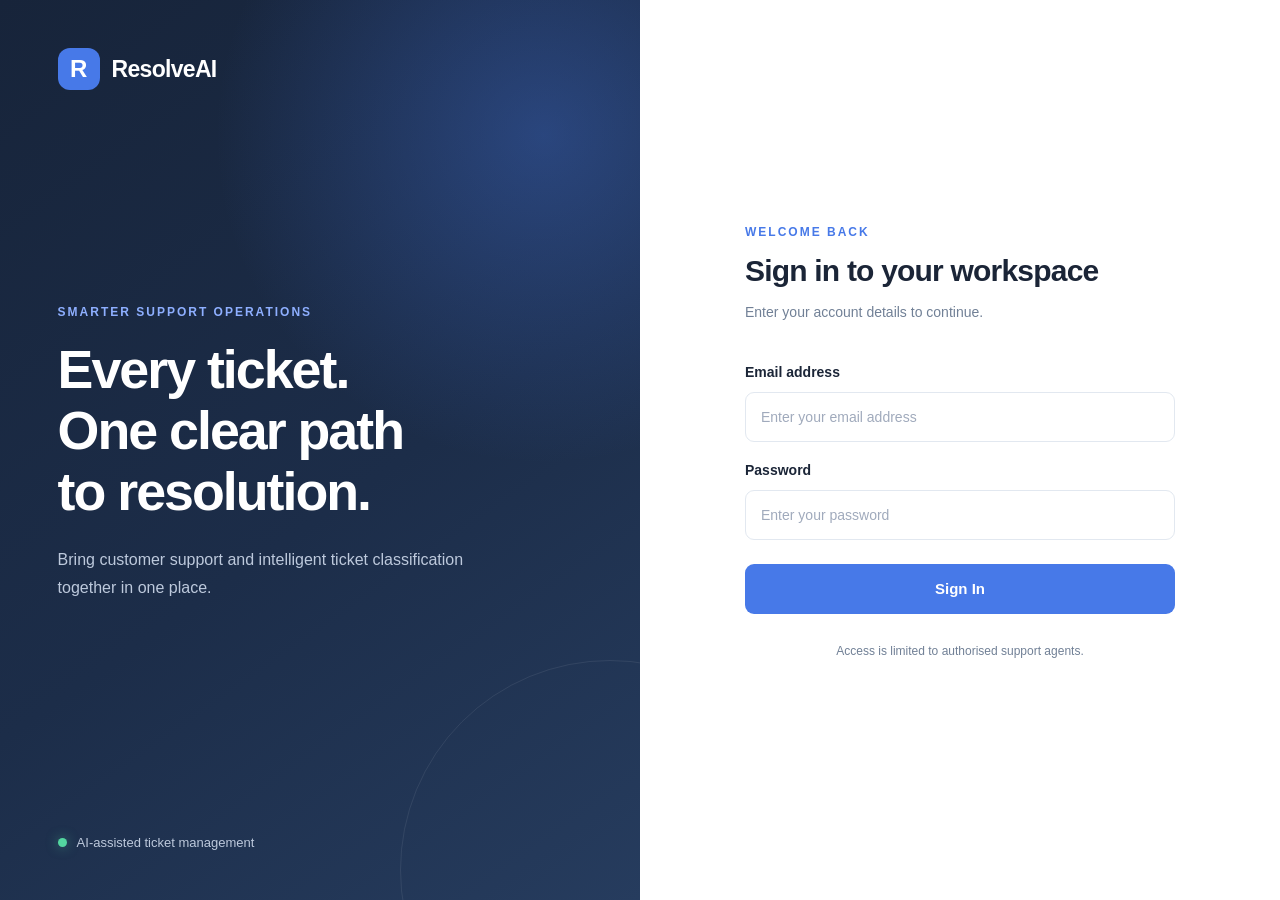
<file: frontend/index.html>
<!DOCTYPE html>
<html lang="en">
<head>
    <meta charset="UTF-8">
    <meta name="viewport" content="width=device-width, initial-scale=1.0">

    <meta name="description" content="Sign in to ResolveAI, an AI-assisted customer support ticket management system.">

    <title>Sign In | ResolveAI</title>

    <!-- Bootstrap CSS -->
    <link
        href="https://cdn.jsdelivr.net/npm/bootstrap@5.3.8/dist/css/bootstrap.min.css"
        rel="stylesheet"
        integrity="sha384-sRIl4kxILFvY47J16cr9ZwB07vP4J8+LH7qKQnuqkuIAvNWLzeN8tE5YBujZqJLB"
        crossorigin="anonymous"
    >

    <!-- Custom CSS -->
    <link rel="stylesheet" href="./css/style.css">
</head>

<body class="login-page">

    <main class="login-layout">

        <!-- Left branding section -->
        <section class="login-visual" aria-labelledby="visual-heading">

            <div class="brand-lockup">
                <div class="brand-mark" aria-hidden="true">R</div>
                <span class="brand-name">ResolveAI</span>
            </div>

            <div class="visual-copy">

                <p class="eyebrow">SMARTER SUPPORT OPERATIONS</p>

                <h1 id="visual-heading">
                    Every ticket.<br>
                    One clear path<br>
                    to resolution.
                </h1>

                <p class="visual-description">
                    Bring customer support and intelligent
                    ticket classification together in one place.
                </p>

            </div>

            <div class="visual-footer">
                <span class="status-dot" aria-hidden="true"></span>
                AI-assisted ticket management
            </div>

        </section>


        <!-- Right login section -->
        <section class="login-panel" aria-labelledby="login-heading">

            <div class="login-card">

                <div class="mobile-brand">
                    <div class="brand-mark" aria-hidden="true">R</div>
                    <span class="brand-name">ResolveAI</span>
                </div>

                <div class="login-heading">

                    <p class="eyebrow">WELCOME BACK</p>

                    <h2 id="login-heading">
                        Sign in to your workspace
                    </h2>

                    <p class="login-description">
                        Enter your account details to continue.
                    </p>

                </div>


                <!-- Login form -->
                <form id="loginForm">

                    <div class="mb-3">

                        <label for="emailInput" class="form-label">
                            Email address
                        </label>

                        <input
                            type="email"
                            class="form-control"
                            id="emailInput"
                            name="email"
                            placeholder="Enter your email address"
                            autocomplete="username"
                            required
                        >

                    </div>


                    <div class="mb-4">

                        <label for="passwordInput" class="form-label">
                            Password
                        </label>

                        <input
                            type="password"
                            class="form-control"
                            id="passwordInput"
                            name="password"
                            placeholder="Enter your password"
                            autocomplete="current-password"
                            required
                        >

                    </div>


                    <div
                        id="loginAlert"
                        class="alert alert-danger d-none"
                        role="alert"
                    ></div>


                    <button
                        type="submit"
                        class="btn btn-primary login-button w-100"
                        id="loginButton"
                    >
                        Sign In
                    </button>

                </form>


                <p class="login-footnote">
                    Access is limited to authorised support agents.
                </p>

            </div>

        </section>

    </main>


    <!-- Shared utilities (must load before page scripts) -->
    <script src="./js/common.js" defer></script>

    <!-- Custom JavaScript -->
    <script src="./js/app.js" defer></script>

    <!-- Bootstrap JavaScript -->
    <script
        src="https://cdn.jsdelivr.net/npm/bootstrap@5.3.8/dist/js/bootstrap.bundle.min.js"
        integrity="sha384-FKyoEForCGlyvwx9Hj09JcYn3nv7wiPVlz7YYwJrWVcXK/BmnVDxM+D2scQbITxI"
        crossorigin="anonymous"
    ></script>

</body>
</html>
</file>
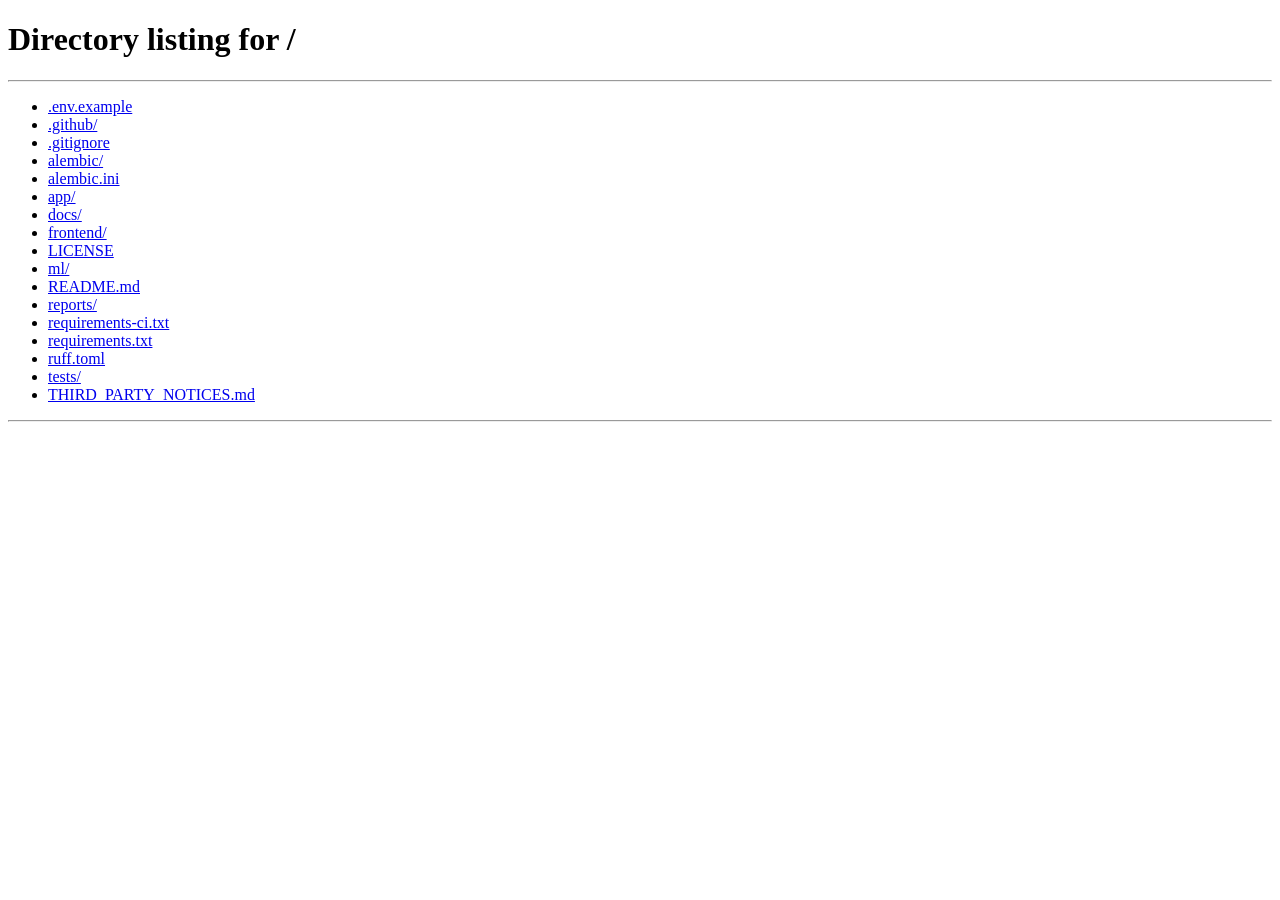
<file: frontend/analytics.html>
<!DOCTYPE html>
<html lang="en">

<head>
    <meta charset="UTF-8">
    <meta name="viewport" content="width=device-width, initial-scale=1.0">

    <meta
        name="description"
        content="ResolveAI support operations and machine learning analytics."
    >

    <title>Analytics | ResolveAI</title>

    <!-- Bootstrap CSS -->
    <link
        href="https://cdn.jsdelivr.net/npm/bootstrap@5.3.8/dist/css/bootstrap.min.css"
        rel="stylesheet"
        integrity="sha384-sRIl4kxILFvY47J16cr9ZwB07vP4J8+LH7qKQnuqkuIAvNWLzeN8tE5YBujZqJLB"
        crossorigin="anonymous"
    >

    <!-- Shared application styles -->
    <link rel="stylesheet" href="./css/style.css">

    <!-- Dashboard layout styles -->
    <link rel="stylesheet" href="./css/dashboard.css">

    <!-- Analytics-specific styles -->
    <link rel="stylesheet" href="./css/analytics.css">
</head>

<body class="dashboard-page">

    <div class="dashboard-layout">

        <!-- Sidebar -->
        <aside class="dashboard-sidebar">

            <div class="sidebar-brand">
                <div class="brand-mark">R</div>
                <span class="brand-name">ResolveAI</span>
            </div>

            <div class="sidebar-section-label">
                WORKSPACE
            </div>

            <nav class="sidebar-navigation">

                <a href="/dashboard.html" class="nav-item">
                    <span>Overview</span>
                </a>

                <a href="/tickets.html" class="nav-item">
                    <span>Tickets</span>
                </a>

                <!-- Staff only: revealed once the role is confirmed. -->
                <a
                    href="/analytics.html"
                    class="nav-item active d-none"
                    data-visible-roles="admin agent"
                >
                    <span>Analytics</span>
                </a>

                <!-- Admin only: revealed once the role is confirmed. -->
                <a
                    href="/users.html"
                    class="nav-item d-none"
                    data-visible-roles="admin"
                >
                    <span>Users</span>
                </a>

            </nav>

            <div class="sidebar-footer">

                <div class="sidebar-status">
                    <span class="status-dot"></span>
                    System operational
                </div>

                <span class="sidebar-version">
                    ResolveAI v0.1.0
                </span>

            </div>

        </aside>


        <!-- Main content -->
        <main class="dashboard-main">

            <!-- Top navigation -->
            <header class="dashboard-topbar">

                <div>
                    <p class="dashboard-breadcrumb">
                        Workspace / Analytics
                    </p>

                    <h1>Analytics</h1>
                </div>

                <div class="agent-profile">

                    <!-- Notifications (Phase 10): hidden until the profile loads -->
                    <div class="notification-center" id="notificationCenter" hidden>

                        <button
                            type="button"
                            class="notification-bell"
                            id="notificationBell"
                            aria-label="Notifications"
                            aria-haspopup="true"
                            aria-expanded="false"
                            aria-controls="notificationPanel"
                        >
                            <svg
                                class="notification-bell-icon"
                                viewBox="0 0 24 24"
                                width="20"
                                height="20"
                                aria-hidden="true"
                                focusable="false"
                            >
                                <path
                                    fill="currentColor"
                                    d="M12 3a6 6 0 0 0-6 6v3.6l-1.7 2.7A1 1 0 0 0 5.1 17h13.8a1 1 0 0 0 .8-1.7L18 12.6V9a6 6 0 0 0-6-6zm0 19a3 3 0 0 0 2.8-2H9.2a3 3 0 0 0 2.8 2z"
                                />
                            </svg>

                            <span
                                class="notification-badge"
                                id="notificationBadge"
                                aria-live="polite"
                                hidden
                            ></span>
                        </button>

                        <div
                            class="notification-panel"
                            id="notificationPanel"
                            role="region"
                            aria-labelledby="notificationPanelTitle"
                            hidden
                        >

                            <div class="notification-panel-header">

                                <h2 class="notification-panel-title" id="notificationPanelTitle">
                                    Notifications
                                </h2>

                                <button
                                    type="button"
                                    class="btn btn-link btn-sm notification-mark-all"
                                    id="notificationMarkAll"
                                    disabled
                                >
                                    Mark all read
                                </button>

                            </div>

                            <div
                                class="notification-status"
                                id="notificationStatus"
                                role="status"
                                hidden
                            ></div>

                            <ul class="notification-list" id="notificationList"></ul>

                            <div class="notification-panel-footer">

                                <button
                                    type="button"
                                    class="btn btn-light btn-sm notification-load-more"
                                    id="notificationLoadMore"
                                    hidden
                                >
                                    Load more
                                </button>

                            </div>

                        </div>

                    </div>

                    <div class="agent-avatar" id="agentAvatar">
                        --
                    </div>

                    <div class="agent-information">

                        <p id="agentName">
                            Loading profile...
                        </p>

                        <span id="agentRole">
                            Support Agent
                        </span>

                    </div>

                    <button
                        type="button"
                        class="btn btn-outline-secondary btn-sm"
                        id="logoutButton"
                    >
                        Logout
                    </button>

                </div>

            </header>


            <!-- Analytics content -->
            <section class="dashboard-content analytics-content">

                <div class="welcome-section">

                    <div>
                        <p class="welcome-label">
                            BUSINESS INTELLIGENCE
                        </p>

                        <h2>Support Operations Overview</h2>

                        <p>
                            Monitor ticket activity, customer support trends
                            and AI classification performance.
                        </p>
                    </div>

                </div>


                <!-- Page messages -->
                <div
                    id="analyticsPageAlert"
                    class="alert d-none"
                    role="alert"
                ></div>


                <!-- Operational summary -->
                <section
                    class="stats-grid analytics-summary-grid d-none"
                    aria-label="Ticket statistics"
                    data-visible-roles="admin agent"
                >

                    <article class="stat-card">
                        <div class="stat-card-heading">
                            Total Tickets
                        </div>

                        <div
                            class="stat-card-value"
                            id="analyticsTotalTickets"
                        >
                            --
                        </div>

                        <p class="stat-card-description">
                            All registered tickets
                        </p>
                    </article>


                    <article class="stat-card">
                        <div class="stat-card-heading">
                            Open Tickets
                        </div>

                        <div
                            class="stat-card-value"
                            id="analyticsOpenTickets"
                        >
                            --
                        </div>

                        <p class="stat-card-description">
                            Awaiting resolution
                        </p>
                    </article>


                    <article class="stat-card">
                        <div class="stat-card-heading">
                            In Progress
                        </div>

                        <div
                            class="stat-card-value"
                            id="analyticsProgressTickets"
                        >
                            --
                        </div>

                        <p class="stat-card-description">
                            Currently being handled
                        </p>
                    </article>


                    <article class="stat-card">
                        <div class="stat-card-heading">
                            Resolved Tickets
                        </div>

                        <div
                            class="stat-card-value"
                            id="analyticsResolvedTickets"
                        >
                            --
                        </div>

                        <p class="stat-card-description">
                            Successfully completed
                        </p>
                    </article>

                </section>


                <!-- Ticket operations analytics (staff only) -->
                <section
                    class="analytics-section d-none"
                    data-visible-roles="admin agent"
                >

                    <div class="section-heading">
                        <div>
                            <h3>Ticket Operations</h3>

                            <p>
                                Distribution and trends based on actual
                                ticket records.
                            </p>
                        </div>
                    </div>


                    <div class="analytics-charts-grid">

                        <!-- Confirmed categories -->
                        <article class="analytics-panel">

                            <div class="analytics-panel-heading">
                                <h4>Confirmed Categories</h4>

                                <p>
                                    Agent-confirmed ticket categories
                                </p>
                            </div>

                            <div
                                id="confirmedCategoryChart"
                                class="analytics-chart-content"
                            >
                                <p class="analytics-loading">
                                    Loading category distribution...
                                </p>
                            </div>

                        </article>


                        <!-- AI predictions -->
                        <article class="analytics-panel">

                            <div class="analytics-panel-heading">
                                <h4>AI Predictions</h4>

                                <p>
                                    Categories suggested by the ML model
                                </p>
                            </div>

                            <div
                                id="aiPredictionChart"
                                class="analytics-chart-content"
                            >
                                <p class="analytics-loading">
                                    Loading AI prediction distribution...
                                </p>
                            </div>

                        </article>


                        <!-- Priority distribution -->
                        <article class="analytics-panel">

                            <div class="analytics-panel-heading">
                                <h4>Priority Distribution</h4>

                                <p>
                                    Tickets grouped by priority
                                </p>
                            </div>

                            <div
                                id="priorityChart"
                                class="analytics-chart-content"
                            >
                                <p class="analytics-loading">
                                    Loading priority distribution...
                                </p>
                            </div>

                        </article>


                        <!-- Ticket trends -->
                        <article class="analytics-panel">

                            <div class="analytics-panel-heading">
                                <h4>Daily Ticket Trends</h4>

                                <p>
                                    Tickets grouped by actual creation date
                                </p>
                            </div>

                            <div
                                id="ticketTrendChart"
                                class="analytics-chart-content"
                            >
                                <p class="analytics-loading">
                                    Loading ticket trends...
                                </p>
                            </div>

                        </article>

                    </div>

                </section>


                <!-- Machine learning model performance -->
                <section
                    class="analytics-section d-none"
                    id="model-performance"
                    data-visible-roles="admin agent"
                >

                    <div class="section-heading">
                        <div>
                            <h3>AI Model Performance</h3>

                            <p>
                                Evaluation results from the held-out
                                Bitext test dataset.
                            </p>
                        </div>
                    </div>


                    <!-- Model information -->
                    <article class="analytics-panel model-information-panel">

                        <div class="analytics-panel-heading">
                            <h4>Model Information</h4>
                        </div>

                        <div class="model-information-grid">

                            <div>
                                <span class="model-info-label">
                                    Model
                                </span>

                                <strong id="modelName">
                                    Loading...
                                </strong>
                            </div>

                            <div>
                                <span class="model-info-label">
                                    Training Records
                                </span>

                                <strong id="trainingRecords">
                                    --
                                </strong>
                            </div>

                            <div>
                                <span class="model-info-label">
                                    Test Records
                                </span>

                                <strong id="testRecords">
                                    --
                                </strong>
                            </div>

                        </div>

                    </article>


                    <!-- Overall ML metrics -->
                    <div class="model-metrics-grid">

                        <article class="model-metric-card">

                            <span class="model-metric-label">
                                Accuracy
                            </span>

                            <strong
                                class="model-metric-value"
                                id="modelAccuracy"
                            >
                                --
                            </strong>

                            <p>
                                Overall correct predictions
                            </p>

                        </article>


                        <article class="model-metric-card">

                            <span class="model-metric-label">
                                Macro F1-Score
                            </span>

                            <strong
                                class="model-metric-value"
                                id="modelMacroF1"
                            >
                                --
                            </strong>

                            <p>
                                Average F1 across categories
                            </p>

                        </article>


                        <article class="model-metric-card">

                            <span class="model-metric-label">
                                Weighted F1-Score
                            </span>

                            <strong
                                class="model-metric-value"
                                id="modelWeightedF1"
                            >
                                --
                            </strong>

                            <p>
                                F1 weighted by category support
                            </p>

                        </article>

                    </div>


                    <!-- Classification report -->
                    <article class="analytics-panel">

                        <div class="analytics-panel-heading">
                            <h4>Category-Level Classification Report</h4>

                            <p>
                                Precision, recall, F1-score and test support
                                for each category.
                            </p>
                        </div>

                        <div class="table-responsive">

                            <table
                                class="table analytics-table"
                                id="categoryMetricsTable"
                            >

                                <thead>
                                    <tr>
                                        <th>Category</th>
                                        <th>Precision</th>
                                        <th>Recall</th>
                                        <th>F1-Score</th>
                                        <th>Support</th>
                                    </tr>
                                </thead>

                                <tbody id="categoryMetricsTableBody">

                                    <tr>
                                        <td
                                            colspan="5"
                                            class="analytics-loading"
                                        >
                                            Loading classification report...
                                        </td>
                                    </tr>

                                </tbody>

                            </table>

                        </div>

                    </article>


                    <!-- Confusion matrix -->
                    <article class="analytics-panel confusion-matrix-panel">

                        <div class="analytics-panel-heading">
                            <h4>Confusion Matrix</h4>

                            <p>
                                Actual categories compared with predicted
                                categories. Rows represent actual classes;
                                columns represent predicted classes.
                            </p>
                        </div>

                        <div
                            id="confusionMatrixContainer"
                            class="table-responsive confusion-matrix-container"
                        >
                            <p class="analytics-loading">
                                Loading confusion matrix...
                            </p>
                        </div>

                    </article>


                    <!-- Evaluation disclaimer -->
                    <div class="analytics-disclaimer">

                        <strong>Evaluation note</strong>

                        <p>
                            These metrics represent the model's performance
                            on the held-out Bitext test dataset. Performance
                            on real-world customer tickets may differ.
                        </p>

                    </div>

                </section>

            </section>

        </main>

    </div>


    <!-- Bootstrap JavaScript -->
    <script
        src="https://cdn.jsdelivr.net/npm/bootstrap@5.3.8/dist/js/bootstrap.bundle.min.js"
        integrity="sha384-FKyoEForCGlyvwx9Hj09JcYn3nv7wiPVlz7YYwJrWVcXK/BmnVDxM+D2scQbITxI"
        crossorigin="anonymous"
    ></script>


    <!-- Shared utilities (must load before page scripts) -->
    <script src="./js/common.js" defer></script>

    <!-- Notification bell and polling (after common.js, before the page script) -->
    <script src="./js/notifications.js" defer></script>

    <!-- Analytics JavaScript -->
    <script src="./js/analytics.js" defer></script>

</body>

</html>
</file>
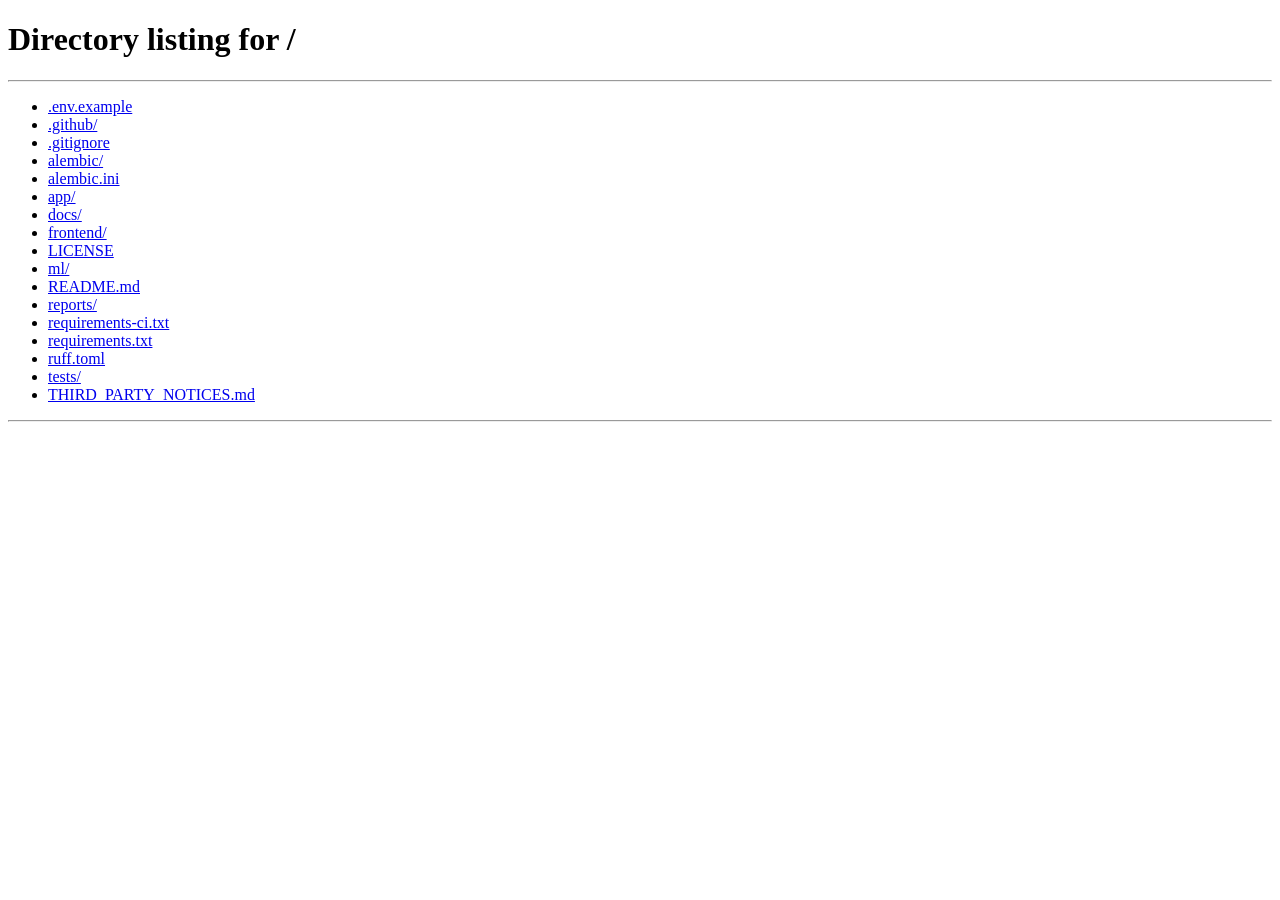
<file: frontend/dashboard.html>
<!DOCTYPE html>
<html lang="en">

<head>
    <meta charset="UTF-8">
    <meta name="viewport" content="width=device-width, initial-scale=1.0">

    <meta name="description" content="ResolveAI support ticket management dashboard.">

    <title>Dashboard | ResolveAI</title>

    <!-- Bootstrap CSS -->
    <link
        href="https://cdn.jsdelivr.net/npm/bootstrap@5.3.8/dist/css/bootstrap.min.css"
        rel="stylesheet"
        integrity="sha384-sRIl4kxILFvY47J16cr9ZwB07vP4J8+LH7qKQnuqkuIAvNWLzeN8tE5YBujZqJLB"
        crossorigin="anonymous"
    >

    <!-- Existing application styles -->
    <link rel="stylesheet" href="./css/style.css">

    <!-- Dashboard-specific styles -->
    <link rel="stylesheet" href="./css/dashboard.css">
</head>

<body class="dashboard-page">

    <div class="dashboard-layout">

        <!-- Sidebar -->
        <aside class="dashboard-sidebar">

            <div class="sidebar-brand">
                <div class="brand-mark">R</div>
                <span class="brand-name">ResolveAI</span>
            </div>

            <div class="sidebar-section-label">
                WORKSPACE
            </div>

            <nav class="sidebar-navigation">

                <a href="/dashboard.html" class="nav-item active">
                    <span>Overview</span>
                </a>

                <a href="/tickets.html" class="nav-item">
                    <span>Tickets</span>
                </a>

                <!-- Staff only: revealed once the role is confirmed. -->
                <a
                    href="/analytics.html"
                    class="nav-item d-none"
                    data-visible-roles="admin agent"
                >
                    <span>Analytics</span>
                </a>

                <!-- Admin only: revealed once the role is confirmed. -->
                <a
                    href="/users.html"
                    class="nav-item d-none"
                    data-visible-roles="admin"
                >
                    <span>Users</span>
                </a>

            </nav>

            <div class="sidebar-footer">

                <div class="sidebar-status">
                    <span class="status-dot"></span>
                    System operational
                </div>

                <span class="sidebar-version">
                    ResolveAI v0.1.0
                </span>

            </div>

        </aside>


        <!-- Main content -->
        <main class="dashboard-main">

            <!-- Top navigation -->
            <header class="dashboard-topbar">

                <div>
                    <p class="dashboard-breadcrumb">
                        Workspace / Overview
                    </p>

                    <h1>Dashboard</h1>
                </div>

                <div class="agent-profile">

                    <!-- Notifications (Phase 10): hidden until the profile loads -->
                    <div class="notification-center" id="notificationCenter" hidden>

                        <button
                            type="button"
                            class="notification-bell"
                            id="notificationBell"
                            aria-label="Notifications"
                            aria-haspopup="true"
                            aria-expanded="false"
                            aria-controls="notificationPanel"
                        >
                            <svg
                                class="notification-bell-icon"
                                viewBox="0 0 24 24"
                                width="20"
                                height="20"
                                aria-hidden="true"
                                focusable="false"
                            >
                                <path
                                    fill="currentColor"
                                    d="M12 3a6 6 0 0 0-6 6v3.6l-1.7 2.7A1 1 0 0 0 5.1 17h13.8a1 1 0 0 0 .8-1.7L18 12.6V9a6 6 0 0 0-6-6zm0 19a3 3 0 0 0 2.8-2H9.2a3 3 0 0 0 2.8 2z"
                                />
                            </svg>

                            <span
                                class="notification-badge"
                                id="notificationBadge"
                                aria-live="polite"
                                hidden
                            ></span>
                        </button>

                        <div
                            class="notification-panel"
                            id="notificationPanel"
                            role="region"
                            aria-labelledby="notificationPanelTitle"
                            hidden
                        >

                            <div class="notification-panel-header">

                                <h2 class="notification-panel-title" id="notificationPanelTitle">
                                    Notifications
                                </h2>

                                <button
                                    type="button"
                                    class="btn btn-link btn-sm notification-mark-all"
                                    id="notificationMarkAll"
                                    disabled
                                >
                                    Mark all read
                                </button>

                            </div>

                            <div
                                class="notification-status"
                                id="notificationStatus"
                                role="status"
                                hidden
                            ></div>

                            <ul class="notification-list" id="notificationList"></ul>

                            <div class="notification-panel-footer">

                                <button
                                    type="button"
                                    class="btn btn-light btn-sm notification-load-more"
                                    id="notificationLoadMore"
                                    hidden
                                >
                                    Load more
                                </button>

                            </div>

                        </div>

                    </div>

                    <div class="agent-avatar" id="agentAvatar">
                        --
                    </div>

                    <div class="agent-information">

                        <p id="agentName">
                            Loading profile...
                        </p>

                        <span id="agentRole">
                            Support Agent
                        </span>

                    </div>

                    <button
                        type="button"
                        class="btn btn-outline-secondary btn-sm"
                        id="logoutButton"
                    >
                        Logout
                    </button>

                </div>

            </header>


            <!-- Dashboard content -->
            <section class="dashboard-content">

                <div class="welcome-section">

                    <div>
                        <p class="welcome-label">WORKSPACE OVERVIEW</p>

                        <h2>Welcome back, <span id="welcomeName">Agent</span>!</h2>

                        <!-- Single <p> keeps the :last-child spacing rule;
                             the role-specific copy is toggled inside it. -->
                        <p>
                            <span class="d-none" data-visible-roles="admin">Here's an overview of your support operations.</span>
                            <span class="d-none" data-visible-roles="agent">Here's your workload and the queue waiting to be claimed.</span>
                            <span class="d-none" data-visible-roles="customer">Here's an overview of your support requests.</span>
                        </p>
                    </div>

                </div>


                <!-- Contained statistics error (with Retry), shared by
                     the role-specific card grids below. -->
                <div
                    id="statsAlert"
                    class="alert d-none"
                    role="alert"
                    aria-live="polite"
                ></div>


                <!-- ADMIN: global statistics (staff-only
                     /api/analytics/summary) + unassigned count -->
                <section
                    class="stats-grid stats-grid-5 d-none"
                    aria-label="Ticket statistics"
                    data-visible-roles="admin"
                >

                    <article class="stat-card">

                        <div class="stat-card-heading">
                            Total Tickets
                        </div>

                        <div class="stat-card-value" id="totalTickets">
                            --
                        </div>

                        <p class="stat-card-description">
                            All registered tickets
                        </p>

                    </article>


                    <article class="stat-card">

                        <div class="stat-card-heading">
                            Open Tickets
                        </div>

                        <div class="stat-card-value" id="openTickets">
                            --
                        </div>

                        <p class="stat-card-description">
                            Awaiting resolution
                        </p>

                    </article>


                    <article class="stat-card">

                        <div class="stat-card-heading">
                            In Progress
                        </div>

                        <div class="stat-card-value" id="progressTickets">
                            --
                        </div>

                        <p class="stat-card-description">
                            Currently being handled
                        </p>

                    </article>


                    <article class="stat-card">

                        <div class="stat-card-heading">
                            Resolved Tickets
                        </div>

                        <div class="stat-card-value" id="resolvedTickets">
                            --
                        </div>

                        <p class="stat-card-description">
                            Successfully completed
                        </p>

                    </article>


                    <article class="stat-card">

                        <div class="stat-card-heading">
                            Unassigned
                        </div>

                        <div class="stat-card-value" id="unassignedTickets">
                            --
                        </div>

                        <p class="stat-card-description">
                            Waiting for an agent
                        </p>

                        <a
                            class="stat-card-link"
                            href="/tickets.html?assigned_to=none"
                        >
                            View unassigned &rarr;
                        </a>

                    </article>

                </section>


                <!-- AGENT: personal workload (assigned_to=me) and the
                     unassigned queue -->
                <section
                    class="stats-grid d-none"
                    aria-label="Your workload"
                    data-visible-roles="agent"
                >

                    <article class="stat-card">

                        <div class="stat-card-heading">
                            My Open Tickets
                        </div>

                        <div class="stat-card-value" id="myOpenTickets">
                            --
                        </div>

                        <p class="stat-card-description">
                            Assigned to you, status Open
                        </p>

                        <a
                            class="stat-card-link"
                            href="/tickets.html?assigned_to=me&amp;status=Open"
                        >
                            View &rarr;
                        </a>

                    </article>


                    <article class="stat-card">

                        <div class="stat-card-heading">
                            My In Progress Tickets
                        </div>

                        <div class="stat-card-value" id="myProgressTickets">
                            --
                        </div>

                        <p class="stat-card-description">
                            Assigned to you, status In Progress
                        </p>

                        <a
                            class="stat-card-link"
                            href="/tickets.html?assigned_to=me&amp;status=In%20Progress"
                        >
                            View &rarr;
                        </a>

                    </article>


                    <article class="stat-card">

                        <div class="stat-card-heading">
                            My Assigned Tickets
                        </div>

                        <div class="stat-card-value" id="myAssignedTickets">
                            --
                        </div>

                        <p class="stat-card-description">
                            All assigned to you, including Resolved
                        </p>

                        <a
                            class="stat-card-link"
                            href="/tickets.html?assigned_to=me"
                        >
                            View &rarr;
                        </a>

                    </article>


                    <article class="stat-card">

                        <div class="stat-card-heading">
                            Unassigned Queue
                        </div>

                        <div class="stat-card-value" id="queueUnassignedTickets">
                            --
                        </div>

                        <p class="stat-card-description">
                            Available for you to claim
                        </p>

                        <a
                            class="stat-card-link"
                            href="/tickets.html?assigned_to=none"
                        >
                            Browse queue &rarr;
                        </a>

                    </article>

                </section>


                <!-- CUSTOMER: own requests only (the API scopes
                     /api/tickets to the customer's own tickets) -->
                <section
                    class="stats-grid d-none"
                    aria-label="Your support requests"
                    data-visible-roles="customer"
                >

                    <article class="stat-card">

                        <div class="stat-card-heading">
                            Total Requests
                        </div>

                        <div class="stat-card-value" id="customerTotalTickets">
                            --
                        </div>

                        <p class="stat-card-description">
                            All requests you have submitted
                        </p>

                        <a class="stat-card-link" href="/tickets.html">
                            View all &rarr;
                        </a>

                    </article>


                    <article class="stat-card">

                        <div class="stat-card-heading">
                            Open
                        </div>

                        <div class="stat-card-value" id="customerOpenTickets">
                            --
                        </div>

                        <p class="stat-card-description">
                            Waiting for our support team
                        </p>

                        <a
                            class="stat-card-link"
                            href="/tickets.html?status=Open"
                        >
                            View &rarr;
                        </a>

                    </article>


                    <article class="stat-card">

                        <div class="stat-card-heading">
                            In Progress
                        </div>

                        <div class="stat-card-value" id="customerProgressTickets">
                            --
                        </div>

                        <p class="stat-card-description">
                            Being worked on
                        </p>

                        <a
                            class="stat-card-link"
                            href="/tickets.html?status=In%20Progress"
                        >
                            View &rarr;
                        </a>

                    </article>


                    <article class="stat-card">

                        <div class="stat-card-heading">
                            Resolved
                        </div>

                        <div class="stat-card-value" id="customerResolvedTickets">
                            --
                        </div>

                        <p class="stat-card-description">
                            Completed requests
                        </p>

                        <a
                            class="stat-card-link"
                            href="/tickets.html?status=Resolved"
                        >
                            View &rarr;
                        </a>

                    </article>

                </section>


                <!-- Quick navigation -->
                <nav
                    class="quick-links d-none"
                    aria-label="Quick links"
                    data-visible-roles="admin"
                >
                    <a class="btn btn-light" href="/tickets.html">All Tickets</a>
                    <a class="btn btn-light" href="/tickets.html?assigned_to=none">Unassigned Tickets</a>
                    <a class="btn btn-light" href="/analytics.html">Analytics</a>
                    <a class="btn btn-light" href="/users.html">User Management</a>
                </nav>

                <nav
                    class="quick-links d-none"
                    aria-label="Quick links"
                    data-visible-roles="agent"
                >
                    <a class="btn btn-light" href="/tickets.html?assigned_to=none">Unassigned Queue</a>
                    <a class="btn btn-light" href="/tickets.html?assigned_to=me">My Tickets</a>
                    <a class="btn btn-light" href="/tickets.html">All Tickets</a>
                </nav>

                <nav
                    class="quick-links d-none"
                    aria-label="Quick links"
                    data-visible-roles="customer"
                >
                    <a class="btn btn-light" href="/tickets.html">View All My Requests</a>
                </nav>


                <!-- Recent tickets (role-specific content and columns) -->
                <section
                    class="tickets-section d-none"
                    id="tickets"
                    aria-labelledby="tickets-heading"
                    data-visible-roles="admin agent customer"
                >

                    <div class="section-heading">

                        <div>
                            <h3 id="tickets-heading">
                                <span class="d-none" data-visible-roles="admin">Recent Tickets</span>
                                <span class="d-none" data-visible-roles="agent">Recently Assigned to You</span>
                                <span class="d-none" data-visible-roles="customer">Your Recent Requests</span>
                            </h3>

                            <p>
                                <span class="d-none" data-visible-roles="admin">Latest customer support requests</span>
                                <span class="d-none" data-visible-roles="agent">Tickets most recently assigned to you</span>
                                <span class="d-none" data-visible-roles="customer">Your latest support requests</span>
                            </p>
                        </div>

                        <button
                            type="button"
                            class="btn btn-primary"
                            id="createTicketButton"
                        >
                            + Create Ticket
                        </button>

                    </div>


                    <div class="table-responsive">

                        <table class="table tickets-table">

                            <thead id="recentTicketsHead"></thead>

                            <tbody id="recentTickets">

                                <tr>
                                    <td colspan="6" class="empty-state">
                                        Loading tickets...
                                    </td>
                                </tr>

                            </tbody>

                        </table>

                    </div>

                </section>


                <!-- AI information -->
                <section
                    class="ai-information"
                    id="analytics"
                >

                    <div class="ai-information-mark">
                        AI
                    </div>

                    <div>
                        <h3>Intelligent Ticket Classification</h3>

                        <p>
                            ResolveAI automatically suggests ticket categories
                            using its machine-learning classification model.
                        </p>
                    </div>

                </section>

            </section>
        </main>

    </div>

    <!-- CREATE TICKET MODAL -->
    <div
        class="modal fade"
        id="createTicketModal"
        tabindex="-1"
        aria-labelledby="createTicketModalLabel"
        aria-hidden="true"
    >
        <div class="modal-dialog modal-dialog-centered">
            <div class="modal-content">

                <div class="modal-header">

                    <div>
                        <h5 class="modal-title" id="createTicketModalLabel">
                            Create Support Ticket
                        </h5>

                        <p
                            class="text-secondary small mb-0"
                            id="createTicketSubtitle"
                        >
                            Enter the customer's issue details.
                        </p>
                    </div>

                    <button
                        type="button"
                        class="btn-close"
                        data-bs-dismiss="modal"
                        aria-label="Close"
                    ></button>

                </div>

                <form id="createTicketForm">

                    <div class="modal-body">

                        <div
                            id="createTicketAlert"
                            class="alert d-none"
                            role="alert"
                        ></div>

                        <div class="mb-3">

                            <label
                                for="requesterName"
                                class="form-label"
                                id="requesterNameLabel"
                            >
                                Customer Name
                            </label>

                            <input
                                type="text"
                                class="form-control"
                                id="requesterName"
                                name="requester_name"
                                maxlength="100"
                                placeholder="Enter customer name"
                            >

                        </div>

                        <div class="mb-3">

                            <label
                                for="ticketTitle"
                                class="form-label"
                                id="ticketTitleLabel"
                            >
                                Ticket Title *
                            </label>

                            <input
                                type="text"
                                class="form-control"
                                id="ticketTitle"
                                name="title"
                                minlength="3"
                                maxlength="200"
                                placeholder="Briefly describe the issue"
                                required
                            >

                        </div>

                        <div class="mb-3">

                            <label for="ticketDescription" class="form-label">
                                Description *
                            </label>

                            <textarea
                                class="form-control"
                                id="ticketDescription"
                                name="description"
                                rows="4"
                                minlength="5"
                                placeholder="Describe the customer's issue in detail"
                                required
                            ></textarea>

                        </div>

                        <div class="mb-3">

                            <label for="ticketPriority" class="form-label">
                                Priority
                            </label>

                            <select
                                class="form-select"
                                id="ticketPriority"
                                name="priority"
                            >
                                <option value="Low">Low</option>
                                <option value="Medium" selected>Medium</option>
                                <option value="High">High</option>
                            </select>

                        </div>

                        <p
                            class="text-secondary small mb-0"
                            id="createTicketHelp"
                        >
                            AI will automatically suggest a category after
                            ticket submission.
                        </p>

                    </div>

                    <div class="modal-footer">

                        <button
                            type="button"
                            class="btn btn-light"
                            data-bs-dismiss="modal"
                        >
                            Cancel
                        </button>

                        <button
                            type="submit"
                            class="btn btn-primary"
                            id="saveTicketButton"
                        >
                            Create Ticket
                        </button>

                    </div>

                </form>

            </div>
        </div>
    </div>

    <!-- Bootstrap JavaScript -->
    <script
        src="https://cdn.jsdelivr.net/npm/bootstrap@5.3.8/dist/js/bootstrap.bundle.min.js"
        integrity="sha384-FKyoEForCGlyvwx9Hj09JcYn3nv7wiPVlz7YYwJrWVcXK/BmnVDxM+D2scQbITxI"
        crossorigin="anonymous"
    ></script>

    <!-- Shared utilities (must load before page scripts) -->
    <script src="./js/common.js" defer></script>

    <!-- Notification bell and polling (after common.js, before the page script) -->
    <script src="./js/notifications.js" defer></script>

    <!-- Dashboard JavaScript -->
    <script src="./js/dashboard.js" defer></script>

</body>
</html>
</file>
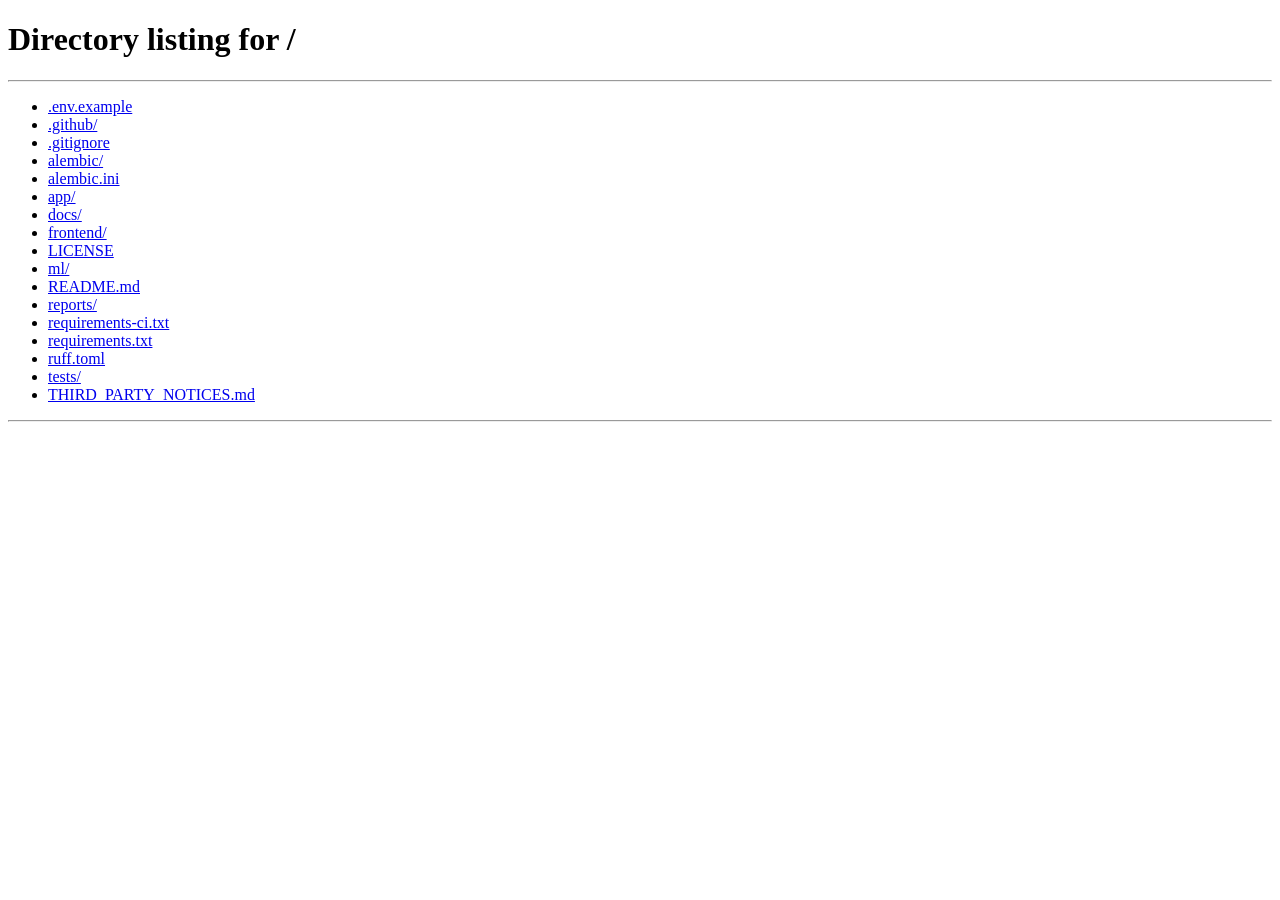
<file: frontend/tickets.html>
<!DOCTYPE html>
<html lang="en">

<head>
    <meta charset="UTF-8">
    <meta name="viewport" content="width=device-width, initial-scale=1.0">

    <meta
        name="description"
        content="Manage and track customer support tickets in ResolveAI."
    >

    <title>Tickets | ResolveAI</title>

    <!-- Bootstrap CSS -->
    <link
        href="https://cdn.jsdelivr.net/npm/bootstrap@5.3.8/dist/css/bootstrap.min.css"
        rel="stylesheet"
        integrity="sha384-sRIl4kxILFvY47J16cr9ZwB07vP4J8+LH7qKQnuqkuIAvNWLzeN8tE5YBujZqJLB"
        crossorigin="anonymous"
    >

    <!-- Application styles -->
    <link rel="stylesheet" href="./css/style.css">
    <link rel="stylesheet" href="./css/dashboard.css">
    <link rel="stylesheet" href="./css/tickets.css">

</head>

<body class="dashboard-page">

    <div class="dashboard-layout">

        <!-- Sidebar -->
        <aside class="dashboard-sidebar">

            <div class="sidebar-brand">

                <div class="brand-mark">R</div>

                <span class="brand-name">ResolveAI</span>

            </div>


            <div class="sidebar-section-label">
                WORKSPACE
            </div>


            <nav class="sidebar-navigation">

                <a href="/dashboard.html" class="nav-item">
                    <span>Overview</span>
                </a>

                <a href="/tickets.html" class="nav-item active">
                    <span>Tickets</span>
                </a>

                <!-- Staff only: revealed once the role is confirmed. -->
                <a
                    href="/analytics.html"
                    class="nav-item d-none"
                    data-visible-roles="admin agent"
                >
                    <span>Analytics</span>
                </a>

                <!-- Admin only: revealed once the role is confirmed. -->
                <a
                    href="/users.html"
                    class="nav-item d-none"
                    data-visible-roles="admin"
                >
                    <span>Users</span>
                </a>

            </nav>


            <div class="sidebar-footer">

                <div class="sidebar-status">

                    <span class="status-dot"></span>

                    System operational

                </div>

                <span class="sidebar-version">
                    ResolveAI v0.1.0
                </span>

            </div>

        </aside>


        <!-- Main content -->
        <main class="dashboard-main">

            <!-- Top navigation -->
            <header class="dashboard-topbar">

                <div>

                    <p class="dashboard-breadcrumb">
                        Workspace / Tickets
                    </p>

                    <h1>Ticket Management</h1>

                </div>


                <div class="agent-profile">

                    <!-- Notifications (Phase 10): hidden until the profile loads -->
                    <div class="notification-center" id="notificationCenter" hidden>

                        <button
                            type="button"
                            class="notification-bell"
                            id="notificationBell"
                            aria-label="Notifications"
                            aria-haspopup="true"
                            aria-expanded="false"
                            aria-controls="notificationPanel"
                        >
                            <svg
                                class="notification-bell-icon"
                                viewBox="0 0 24 24"
                                width="20"
                                height="20"
                                aria-hidden="true"
                                focusable="false"
                            >
                                <path
                                    fill="currentColor"
                                    d="M12 3a6 6 0 0 0-6 6v3.6l-1.7 2.7A1 1 0 0 0 5.1 17h13.8a1 1 0 0 0 .8-1.7L18 12.6V9a6 6 0 0 0-6-6zm0 19a3 3 0 0 0 2.8-2H9.2a3 3 0 0 0 2.8 2z"
                                />
                            </svg>

                            <span
                                class="notification-badge"
                                id="notificationBadge"
                                aria-live="polite"
                                hidden
                            ></span>
                        </button>

                        <div
                            class="notification-panel"
                            id="notificationPanel"
                            role="region"
                            aria-labelledby="notificationPanelTitle"
                            hidden
                        >

                            <div class="notification-panel-header">

                                <h2 class="notification-panel-title" id="notificationPanelTitle">
                                    Notifications
                                </h2>

                                <button
                                    type="button"
                                    class="btn btn-link btn-sm notification-mark-all"
                                    id="notificationMarkAll"
                                    disabled
                                >
                                    Mark all read
                                </button>

                            </div>

                            <div
                                class="notification-status"
                                id="notificationStatus"
                                role="status"
                                hidden
                            ></div>

                            <ul class="notification-list" id="notificationList"></ul>

                            <div class="notification-panel-footer">

                                <button
                                    type="button"
                                    class="btn btn-light btn-sm notification-load-more"
                                    id="notificationLoadMore"
                                    hidden
                                >
                                    Load more
                                </button>

                            </div>

                        </div>

                    </div>

                    <div class="agent-avatar" id="agentAvatar">
                        --
                    </div>


                    <div class="agent-information">

                        <p id="agentName">
                            Loading profile...
                        </p>

                        <span id="agentRole">
                            Support Agent
                        </span>

                    </div>


                    <button
                        type="button"
                        class="btn btn-outline-secondary btn-sm"
                        id="logoutButton"
                    >
                        Logout
                    </button>

                </div>

            </header>


            <!-- Tickets content -->
            <section class="dashboard-content tickets-page-content">

                <!-- Page heading -->
                <div class="welcome-section">

                    <div>

                        <p class="welcome-label">
                            SUPPORT OPERATIONS
                        </p>

                        <h2>All Support Tickets</h2>

                        <p>
                            Search, track and manage customer support requests.
                        </p>

                    </div>

                </div>


                <!-- Ticket filters -->
                <section class="ticket-filters">

                    <div class="filter-heading">

                        <div>

                            <h3>Find Tickets</h3>

                            <p>
                                Search and filter your support requests.
                            </p>

                        </div>

                    </div>


                    <div class="filter-grid">

                        <!-- Search -->
                        <div class="filter-field search-field">

                            <label for="ticketSearchInput">
                                Search
                            </label>

                            <input
                                type="search"
                                class="form-control"
                                id="ticketSearchInput"
                                placeholder="Search title or description..."
                                maxlength="200"
                            >

                        </div>


                        <!-- Status filter -->
                        <div class="filter-field">

                            <label for="statusFilter">
                                Status
                            </label>

                            <select
                                class="form-select"
                                id="statusFilter"
                            >

                                <option value="">All Statuses</option>

                                <option value="Open">Open</option>

                                <option value="In Progress">
                                    In Progress
                                </option>

                                <option value="Resolved">
                                    Resolved
                                </option>

                            </select>

                        </div>


                        <!-- Priority filter -->
                        <div class="filter-field">

                            <label for="priorityFilter">
                                Priority
                            </label>

                            <select
                                class="form-select"
                                id="priorityFilter"
                            >

                                <option value="">All Priorities</option>

                                <option value="Low">Low</option>

                                <option value="Medium">Medium</option>

                                <option value="High">High</option>

                            </select>

                        </div>


                        <!-- Category filter -->
                        <div class="filter-field">

                            <label for="categoryFilter">
                                Category
                            </label>

                            <select
                                class="form-select"
                                id="categoryFilter"
                            >

                                <option value="">All Categories</option>

                                <option value="ACCOUNT">ACCOUNT</option>

                                <option value="CANCEL">CANCEL</option>

                                <option value="CONTACT">CONTACT</option>

                                <option value="DELIVERY">DELIVERY</option>

                                <option value="FEEDBACK">FEEDBACK</option>

                                <option value="INVOICE">INVOICE</option>

                                <option value="ORDER">ORDER</option>

                                <option value="PAYMENT">PAYMENT</option>

                                <option value="REFUND">REFUND</option>

                                <option value="SHIPPING">SHIPPING</option>

                                <option value="SUBSCRIPTION">
                                    SUBSCRIPTION
                                </option>

                            </select>

                        </div>


                        <!-- Assignment filter (staff only: revealed once
                             the role is confirmed) -->
                        <div
                            class="filter-field d-none"
                            data-visible-roles="admin agent"
                        >

                            <label for="assignmentFilter">
                                Assignment
                            </label>

                            <select
                                class="form-select"
                                id="assignmentFilter"
                            >

                                <option value="">All Tickets</option>

                                <option value="me">Assigned to Me</option>

                                <option value="none">Unassigned</option>

                            </select>

                        </div>


                    </div>


                    <div class="filter-actions">

                        <button
                            type="button"
                            class="btn btn-light"
                            id="clearFiltersButton"
                        >
                            Clear Filters
                        </button>

                        <a
                            href="/dashboard.html"
                            class="btn btn-primary"
                        >
                            Back to Dashboard
                        </a>

                    </div>

                </section>


                <!-- Tickets table -->
                <section class="tickets-section all-tickets-section">

                    <div class="section-heading">

                        <div>

                            <h3>All Tickets</h3>

                            <p id="ticketResultCount">
                                Loading tickets...
                            </p>

                        </div>

                    </div>


                    <div class="table-responsive">

                        <table class="table tickets-table">

                            <thead>

                                <tr>

                                    <th>Ticket ID</th>

                                    <th>Subject</th>

                                    <th>Category</th>

                                    <th>Priority</th>

                                    <th>Status</th>

                                    <th>Assigned</th>

                                    <th>Created</th>

                                    <th>Action</th>

                                </tr>

                            </thead>


                            <tbody id="ticketsTableBody">

                                <tr>

                                    <td colspan="8" class="empty-state">
                                        Loading support tickets...
                                    </td>

                                </tr>

                            </tbody>

                        </table>

                    </div>


                    <!-- Pagination -->
                    <div class="ticket-pagination">

                        <span id="paginationInfo">
                            Page 1
                        </span>


                        <div class="pagination-buttons">

                            <button
                                type="button"
                                class="btn btn-outline-secondary btn-sm"
                                id="previousPageButton"
                                disabled
                            >
                                Previous
                            </button>

                            <button
                                type="button"
                                class="btn btn-primary btn-sm"
                                id="nextPageButton"
                                disabled
                            >
                                Next
                            </button>

                        </div>

                    </div>

                </section>

            </section>

        </main>

    </div>


    <!-- Bootstrap JavaScript -->
    <script
        src="https://cdn.jsdelivr.net/npm/bootstrap@5.3.8/dist/js/bootstrap.bundle.min.js"
        integrity="sha384-FKyoEForCGlyvwx9Hj09JcYn3nv7wiPVlz7YYwJrWVcXK/BmnVDxM+D2scQbITxI"
        crossorigin="anonymous"
    ></script>


    <!-- Shared utilities (must load before page scripts) -->
    <script src="./js/common.js" defer></script>

    <!-- Notification bell and polling (after common.js, before the page script) -->
    <script src="./js/notifications.js" defer></script>

    <!-- Tickets JavaScript -->
    <script src="./js/tickets.js" defer></script>

</body>

</html>
</file>
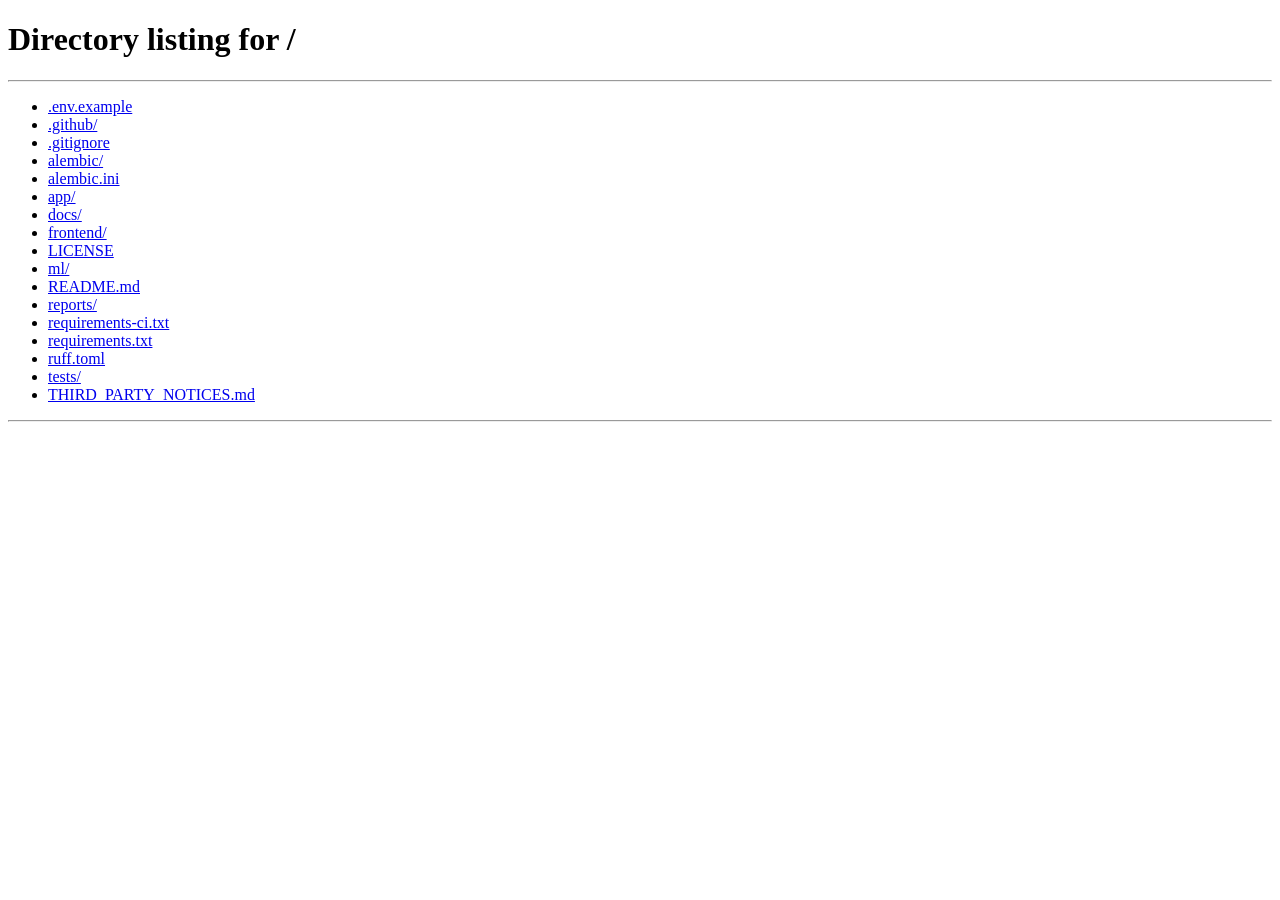
<file: frontend/users.html>
<!DOCTYPE html>
<html lang="en">

<head>
    <meta charset="UTF-8">
    <meta name="viewport" content="width=device-width, initial-scale=1.0">

    <meta
        name="description"
        content="Manage ResolveAI user accounts, roles and access."
    >

    <title>User Management | ResolveAI</title>

    <!-- Bootstrap CSS -->
    <link
        href="https://cdn.jsdelivr.net/npm/bootstrap@5.3.8/dist/css/bootstrap.min.css"
        rel="stylesheet"
        integrity="sha384-sRIl4kxILFvY47J16cr9ZwB07vP4J8+LH7qKQnuqkuIAvNWLzeN8tE5YBujZqJLB"
        crossorigin="anonymous"
    >

    <!-- Application styles -->
    <link rel="stylesheet" href="./css/style.css">
    <link rel="stylesheet" href="./css/dashboard.css">
    <link rel="stylesheet" href="./css/users.css">

</head>

<body class="dashboard-page">

    <div class="dashboard-layout">

        <!-- Sidebar -->
        <aside class="dashboard-sidebar">

            <div class="sidebar-brand">
                <div class="brand-mark">R</div>
                <span class="brand-name">ResolveAI</span>
            </div>

            <div class="sidebar-section-label">
                WORKSPACE
            </div>

            <nav class="sidebar-navigation">

                <a href="/dashboard.html" class="nav-item">
                    <span>Overview</span>
                </a>

                <a href="/tickets.html" class="nav-item">
                    <span>Tickets</span>
                </a>

                <!-- Staff only: revealed once the role is confirmed. -->
                <a
                    href="/analytics.html"
                    class="nav-item d-none"
                    data-visible-roles="admin agent"
                >
                    <span>Analytics</span>
                </a>

                <!-- Admin only: revealed once the role is confirmed. -->
                <a
                    href="/users.html"
                    class="nav-item active d-none"
                    data-visible-roles="admin"
                    aria-current="page"
                >
                    <span>Users</span>
                </a>

            </nav>

            <div class="sidebar-footer">

                <div class="sidebar-status">
                    <span class="status-dot"></span>
                    System operational
                </div>

                <span class="sidebar-version">
                    ResolveAI v0.1.0
                </span>

            </div>

        </aside>


        <!-- Main content -->
        <main class="dashboard-main">

            <!-- Top navigation -->
            <header class="dashboard-topbar">

                <div>
                    <p class="dashboard-breadcrumb">
                        Workspace / User Management
                    </p>

                    <h1>User Management</h1>
                </div>

                <div class="agent-profile">

                    <!-- Notifications (Phase 10): hidden until the profile loads -->
                    <div class="notification-center" id="notificationCenter" hidden>

                        <button
                            type="button"
                            class="notification-bell"
                            id="notificationBell"
                            aria-label="Notifications"
                            aria-haspopup="true"
                            aria-expanded="false"
                            aria-controls="notificationPanel"
                        >
                            <svg
                                class="notification-bell-icon"
                                viewBox="0 0 24 24"
                                width="20"
                                height="20"
                                aria-hidden="true"
                                focusable="false"
                            >
                                <path
                                    fill="currentColor"
                                    d="M12 3a6 6 0 0 0-6 6v3.6l-1.7 2.7A1 1 0 0 0 5.1 17h13.8a1 1 0 0 0 .8-1.7L18 12.6V9a6 6 0 0 0-6-6zm0 19a3 3 0 0 0 2.8-2H9.2a3 3 0 0 0 2.8 2z"
                                />
                            </svg>

                            <span
                                class="notification-badge"
                                id="notificationBadge"
                                aria-live="polite"
                                hidden
                            ></span>
                        </button>

                        <div
                            class="notification-panel"
                            id="notificationPanel"
                            role="region"
                            aria-labelledby="notificationPanelTitle"
                            hidden
                        >

                            <div class="notification-panel-header">

                                <h2 class="notification-panel-title" id="notificationPanelTitle">
                                    Notifications
                                </h2>

                                <button
                                    type="button"
                                    class="btn btn-link btn-sm notification-mark-all"
                                    id="notificationMarkAll"
                                    disabled
                                >
                                    Mark all read
                                </button>

                            </div>

                            <div
                                class="notification-status"
                                id="notificationStatus"
                                role="status"
                                hidden
                            ></div>

                            <ul class="notification-list" id="notificationList"></ul>

                            <div class="notification-panel-footer">

                                <button
                                    type="button"
                                    class="btn btn-light btn-sm notification-load-more"
                                    id="notificationLoadMore"
                                    hidden
                                >
                                    Load more
                                </button>

                            </div>

                        </div>

                    </div>

                    <div class="agent-avatar" id="agentAvatar">
                        --
                    </div>

                    <div class="agent-information">

                        <p id="agentName">
                            Loading profile...
                        </p>

                        <span id="agentRole">
                            Support Agent
                        </span>

                    </div>

                    <button
                        type="button"
                        class="btn btn-outline-secondary btn-sm"
                        id="logoutButton"
                    >
                        Logout
                    </button>

                </div>

            </header>


            <!-- Users content -->
            <section class="dashboard-content users-page-content">

                <!-- Page messages (profile / access errors) -->
                <div
                    id="usersPageAlert"
                    class="alert d-none"
                    role="alert"
                    aria-live="polite"
                ></div>


                <!-- Shown while the role is being confirmed. -->
                <div class="users-access-checking" id="accessChecking">
                    <div
                        class="spinner-border spinner-border-sm text-primary"
                        role="status"
                        aria-hidden="true"
                    ></div>
                    <span>Checking your access...</span>
                </div>


                <!-- Shown to authenticated users who are not admins, or
                     when the API refuses access (403). -->
                <section
                    class="users-access-denied d-none"
                    id="accessDenied"
                    aria-labelledby="accessDeniedHeading"
                >

                    <div class="users-access-denied-mark" aria-hidden="true">
                        !
                    </div>

                    <h2 id="accessDeniedHeading">Access restricted</h2>

                    <p id="accessDeniedMessage">
                        User Management is available to administrators only.
                    </p>

                    <a href="/dashboard.html" class="btn btn-primary">
                        Go to Dashboard
                    </a>

                </section>


                <!-- ADMIN ONLY: hidden until the role is confirmed. -->
                <div
                    id="userManagement"
                    class="d-none"
                    data-visible-roles="admin"
                >

                    <div class="welcome-section users-welcome">

                        <div>
                            <p class="welcome-label">
                                ADMINISTRATION
                            </p>

                            <h2>Accounts &amp; Access</h2>

                            <p>
                                Create accounts, manage roles and control
                                who can sign in to ResolveAI.
                            </p>
                        </div>

                        <button
                            type="button"
                            class="btn btn-primary users-create-button"
                            id="createUserButton"
                        >
                            + Create User
                        </button>

                    </div>


                    <!-- Statistics -->
                    <div
                        id="statsAlert"
                        class="alert d-none"
                        role="alert"
                        aria-live="polite"
                    ></div>

                    <section
                        class="users-stats-grid"
                        aria-label="Account statistics"
                    >

                        <article class="stat-card users-stat-card">
                            <div class="stat-card-heading">Total Users</div>
                            <div class="stat-card-value" id="statTotal">--</div>
                            <p class="stat-card-description">All registered accounts</p>
                        </article>

                        <article class="stat-card users-stat-card is-active">
                            <div class="stat-card-heading">Active</div>
                            <div class="stat-card-value" id="statActive">--</div>
                            <p class="stat-card-description">Can sign in</p>
                        </article>

                        <article class="stat-card users-stat-card is-inactive">
                            <div class="stat-card-heading">Inactive</div>
                            <div class="stat-card-value" id="statInactive">--</div>
                            <p class="stat-card-description">Sign-in disabled</p>
                        </article>

                        <article class="stat-card users-stat-card is-admin">
                            <div class="stat-card-heading">Administrators</div>
                            <div class="stat-card-value" id="statAdmin">--</div>
                            <p class="stat-card-description">Full platform access</p>
                        </article>

                        <article class="stat-card users-stat-card is-agent">
                            <div class="stat-card-heading">Agents</div>
                            <div class="stat-card-value" id="statAgent">--</div>
                            <p class="stat-card-description">Handle support tickets</p>
                        </article>

                        <article class="stat-card users-stat-card is-customer">
                            <div class="stat-card-heading">Customers</div>
                            <div class="stat-card-value" id="statCustomer">--</div>
                            <p class="stat-card-description">Submit support requests</p>
                        </article>

                    </section>


                    <!-- Search and filters -->
                    <section
                        class="users-filters"
                        aria-labelledby="usersFiltersHeading"
                    >

                        <h3 class="visually-hidden" id="usersFiltersHeading">
                            Find users
                        </h3>

                        <div class="users-filter-grid">

                            <div class="users-filter-field users-search-field">

                                <label for="userSearchInput">
                                    Search
                                </label>

                                <input
                                    type="search"
                                    class="form-control"
                                    id="userSearchInput"
                                    placeholder="Search by name or email..."
                                    maxlength="200"
                                    autocomplete="off"
                                    spellcheck="false"
                                >

                            </div>

                            <div class="users-filter-field">

                                <label for="roleFilter">
                                    Role
                                </label>

                                <select class="form-select" id="roleFilter">
                                    <option value="">All Roles</option>
                                    <option value="admin">Admin</option>
                                    <option value="agent">Agent</option>
                                    <option value="customer">Customer</option>
                                </select>

                            </div>

                            <div class="users-filter-field">

                                <label for="statusFilter">
                                    Account Status
                                </label>

                                <select class="form-select" id="statusFilter">
                                    <option value="">All Statuses</option>
                                    <option value="true">Active</option>
                                    <option value="false">Inactive</option>
                                </select>

                            </div>

                            <div class="users-filter-field users-filter-actions">

                                <button
                                    type="button"
                                    class="btn btn-light"
                                    id="clearFiltersButton"
                                >
                                    Clear Filters
                                </button>

                            </div>

                        </div>

                    </section>


                    <!-- User directory -->
                    <section
                        class="tickets-section users-directory"
                        aria-labelledby="usersDirectoryHeading"
                    >

                        <div class="section-heading">

                            <div>
                                <h3 id="usersDirectoryHeading">User Directory</h3>

                                <p id="userResultCount" aria-live="polite">
                                    Loading users...
                                </p>
                            </div>

                        </div>

                        <div
                            id="usersListAlert"
                            class="alert d-none"
                            role="alert"
                            aria-live="polite"
                        ></div>

                        <div class="table-responsive users-table-container">

                            <table
                                class="table tickets-table users-table"
                                aria-describedby="userResultCount"
                            >

                                <thead>
                                    <tr>
                                        <th scope="col">User</th>
                                        <th scope="col">Email</th>
                                        <th scope="col">Role</th>
                                        <th scope="col">Status</th>
                                        <th scope="col">Created</th>
                                        <th scope="col" class="text-end">Actions</th>
                                    </tr>
                                </thead>

                                <tbody id="usersTableBody">
                                    <tr>
                                        <td colspan="6" class="empty-state">
                                            Loading users...
                                        </td>
                                    </tr>
                                </tbody>

                            </table>

                        </div>


                        <!-- Pagination -->
                        <div class="users-pagination">

                            <div class="users-pagination-info">

                                <span id="paginationInfo">Page 1</span>

                                <label
                                    class="users-page-size"
                                    for="pageSizeSelect"
                                >
                                    <span>Rows per page</span>

                                    <select
                                        class="form-select form-select-sm"
                                        id="pageSizeSelect"
                                    >
                                        <option value="10" selected>10</option>
                                        <option value="25">25</option>
                                        <option value="50">50</option>
                                    </select>
                                </label>

                            </div>

                            <div class="users-pagination-buttons">

                                <button
                                    type="button"
                                    class="btn btn-outline-secondary btn-sm"
                                    id="previousPageButton"
                                    disabled
                                >
                                    Previous
                                </button>

                                <button
                                    type="button"
                                    class="btn btn-primary btn-sm"
                                    id="nextPageButton"
                                    disabled
                                >
                                    Next
                                </button>

                            </div>

                        </div>

                    </section>

                </div>

            </section>

        </main>

    </div>


    <!-- =========================================
         CREATE USER MODAL
    ========================================== -->
    <div
        class="modal fade"
        id="createUserModal"
        tabindex="-1"
        aria-labelledby="createUserModalLabel"
        aria-hidden="true"
        data-bs-backdrop="static"
    >
        <div class="modal-dialog modal-dialog-centered modal-dialog-scrollable">
            <div class="modal-content">

                <div class="modal-header">

                    <div>
                        <h5 class="modal-title" id="createUserModalLabel">
                            Create User
                        </h5>

                        <p class="text-secondary small mb-0">
                            Add an administrator, agent or customer account.
                        </p>
                    </div>

                    <button
                        type="button"
                        class="btn-close"
                        data-bs-dismiss="modal"
                        aria-label="Close"
                    ></button>

                </div>

                <form id="createUserForm" novalidate autocomplete="off">

                    <div class="modal-body">

                        <div
                            id="createUserAlert"
                            class="alert d-none"
                            role="alert"
                            aria-live="polite"
                        ></div>

                        <div class="mb-3">

                            <label for="newUserName" class="form-label">
                                Full Name *
                            </label>

                            <input
                                type="text"
                                class="form-control"
                                id="newUserName"
                                name="name"
                                maxlength="100"
                                placeholder="e.g. Priya Sharma"
                                autocomplete="off"
                                required
                                aria-describedby="newUserNameFeedback"
                            >

                            <div class="invalid-feedback" id="newUserNameFeedback"></div>

                        </div>

                        <div class="mb-3">

                            <label for="newUserEmail" class="form-label">
                                Email *
                            </label>

                            <input
                                type="email"
                                class="form-control"
                                id="newUserEmail"
                                name="email"
                                maxlength="255"
                                placeholder="name@example.com"
                                autocomplete="off"
                                spellcheck="false"
                                required
                                aria-describedby="newUserEmailFeedback"
                            >

                            <div class="invalid-feedback" id="newUserEmailFeedback"></div>

                        </div>

                        <div class="mb-3">

                            <label for="newUserPassword" class="form-label">
                                Password *
                            </label>

                            <div class="input-group has-validation">

                                <input
                                    type="password"
                                    class="form-control"
                                    id="newUserPassword"
                                    name="password"
                                    minlength="12"
                                    maxlength="128"
                                    autocomplete="new-password"
                                    spellcheck="false"
                                    required
                                    aria-describedby="newUserPasswordHelp newUserPasswordFeedback"
                                >

                                <button
                                    type="button"
                                    class="btn btn-outline-secondary users-password-toggle"
                                    id="togglePasswordButton"
                                    aria-controls="newUserPassword"
                                    aria-pressed="false"
                                >
                                    Show
                                </button>

                                <div class="invalid-feedback" id="newUserPasswordFeedback"></div>

                            </div>

                            <div class="form-text" id="newUserPasswordHelp">
                                12 to 128 characters. Share it with the user
                                through a secure channel.
                            </div>

                        </div>

                        <div class="mb-1">

                            <label for="newUserRole" class="form-label">
                                Role *
                            </label>

                            <select
                                class="form-select"
                                id="newUserRole"
                                name="role"
                                required
                                aria-describedby="newUserRoleHelp newUserRoleFeedback"
                            >
                                <option value="" selected>Select a role</option>
                                <option value="admin">Admin</option>
                                <option value="agent">Agent</option>
                                <option value="customer">Customer</option>
                            </select>

                            <div class="invalid-feedback" id="newUserRoleFeedback"></div>

                            <div class="form-text" id="newUserRoleHelp">
                                Select a role to see what it can access.
                            </div>

                        </div>

                    </div>

                    <div class="modal-footer">

                        <button
                            type="button"
                            class="btn btn-light"
                            data-bs-dismiss="modal"
                        >
                            Cancel
                        </button>

                        <button
                            type="submit"
                            class="btn btn-primary"
                            id="submitCreateUserButton"
                        >
                            Create User
                        </button>

                    </div>

                </form>

            </div>
        </div>
    </div>


    <!-- =========================================
         USER DETAILS MODAL
    ========================================== -->
    <div
        class="modal fade"
        id="userDetailsModal"
        tabindex="-1"
        aria-labelledby="userDetailsModalLabel"
        aria-hidden="true"
    >
        <div class="modal-dialog modal-dialog-centered modal-dialog-scrollable">
            <div class="modal-content">

                <div class="modal-header">

                    <h5 class="modal-title" id="userDetailsModalLabel">
                        User Details
                    </h5>

                    <button
                        type="button"
                        class="btn-close"
                        data-bs-dismiss="modal"
                        aria-label="Close"
                    ></button>

                </div>

                <div class="modal-body">

                    <div
                        id="userDetailsAlert"
                        class="alert d-none"
                        role="alert"
                        aria-live="polite"
                    ></div>

                    <p class="users-modal-loading d-none" id="userDetailsLoading">
                        <span
                            class="spinner-border spinner-border-sm text-primary"
                            aria-hidden="true"
                        ></span>
                        Loading account details...
                    </p>

                    <div id="userDetailsContent" class="d-none">

                        <div class="users-detail-header">

                            <div
                                class="users-avatar users-avatar-lg"
                                id="detailAvatar"
                                aria-hidden="true"
                            ></div>

                            <div class="users-detail-identity">
                                <h6 id="detailName"></h6>
                                <p id="detailEmailHeader"></p>
                            </div>

                        </div>

                        <dl class="users-detail-list">

                            <div>
                                <dt>User ID</dt>
                                <dd id="detailId"></dd>
                            </div>

                            <div>
                                <dt>Email</dt>
                                <dd id="detailEmail"></dd>
                            </div>

                            <div>
                                <dt>Role</dt>
                                <dd id="detailRole"></dd>
                            </div>

                            <div>
                                <dt>Account Status</dt>
                                <dd id="detailStatus"></dd>
                            </div>

                            <div>
                                <dt>Created</dt>
                                <dd id="detailCreated"></dd>
                            </div>

                        </dl>

                        <p
                            class="users-self-note d-none"
                            id="detailSelfNote"
                        >
                            This is your account. You cannot change your own
                            role or deactivate yourself; another administrator
                            must do this.
                        </p>

                    </div>

                </div>

                <div class="modal-footer users-detail-footer">

                    <button
                        type="button"
                        class="btn btn-outline-primary"
                        id="detailChangeRoleButton"
                        disabled
                    >
                        Change Role
                    </button>

                    <button
                        type="button"
                        class="btn btn-outline-danger"
                        id="detailStatusButton"
                        disabled
                    >
                        Deactivate
                    </button>

                    <button
                        type="button"
                        class="btn btn-light ms-auto"
                        data-bs-dismiss="modal"
                    >
                        Close
                    </button>

                </div>

            </div>
        </div>
    </div>


    <!-- =========================================
         ACCOUNT ACTION MODAL (ROLE / STATUS)
    ========================================== -->
    <div
        class="modal fade"
        id="accountActionModal"
        tabindex="-1"
        aria-labelledby="accountActionModalLabel"
        aria-hidden="true"
        data-bs-backdrop="static"
    >
        <div class="modal-dialog modal-dialog-centered">
            <div class="modal-content">

                <div class="modal-header">

                    <h5 class="modal-title" id="accountActionModalLabel">
                        Change Role
                    </h5>

                    <button
                        type="button"
                        class="btn-close"
                        data-bs-dismiss="modal"
                        aria-label="Close"
                        id="accountActionCloseButton"
                    ></button>

                </div>

                <div class="modal-body">

                    <div
                        id="accountActionAlert"
                        class="alert d-none"
                        role="alert"
                        aria-live="polite"
                    ></div>

                    <!-- Target account summary -->
                    <div class="users-action-target">

                        <div
                            class="users-avatar"
                            id="actionAvatar"
                            aria-hidden="true"
                        ></div>

                        <div class="users-action-identity">
                            <strong id="actionName"></strong>
                            <span id="actionEmail"></span>
                        </div>

                        <div class="users-action-badges" id="actionBadges"></div>

                    </div>


                    <!-- Step 1 (role only): choose the new role -->
                    <div id="roleSelectStep" class="d-none">

                        <label for="newRoleSelect" class="form-label">
                            New role
                        </label>

                        <select class="form-select" id="newRoleSelect">
                            <option value="admin">Admin</option>
                            <option value="agent">Agent</option>
                            <option value="customer">Customer</option>
                        </select>

                        <p class="form-text mb-0">
                            Role changes take effect on the user's next
                            authenticated request; they stay signed in.
                        </p>

                    </div>


                    <!-- Step 2: confirmation summary -->
                    <div id="confirmStep" class="d-none">

                        <p class="users-confirm-summary" id="confirmSummary"></p>

                        <ul class="users-consequences" id="confirmConsequences"></ul>

                    </div>

                </div>

                <div class="modal-footer">

                    <button
                        type="button"
                        class="btn btn-light"
                        id="accountActionBackButton"
                    >
                        Cancel
                    </button>

                    <button
                        type="button"
                        class="btn btn-primary"
                        id="accountActionPrimaryButton"
                    >
                        Review Change
                    </button>

                </div>

            </div>
        </div>
    </div>


    <!-- Toast notifications -->
    <div
        class="toast-container position-fixed top-0 end-0 p-3 users-toast-container"
        id="toastContainer"
        aria-live="polite"
        aria-atomic="false"
    ></div>


    <!-- Bootstrap JavaScript -->
    <script
        src="https://cdn.jsdelivr.net/npm/bootstrap@5.3.8/dist/js/bootstrap.bundle.min.js"
        integrity="sha384-FKyoEForCGlyvwx9Hj09JcYn3nv7wiPVlz7YYwJrWVcXK/BmnVDxM+D2scQbITxI"
        crossorigin="anonymous"
    ></script>

    <!-- Shared utilities (must load before page scripts) -->
    <script src="./js/common.js" defer></script>

    <!-- Notification bell and polling (after common.js, before the page script) -->
    <script src="./js/notifications.js" defer></script>

    <!-- User management JavaScript -->
    <script src="./js/users.js" defer></script>

</body>

</html>
</file>
<file: frontend/css/style.css>
/* =========================================
   RESOLVEAI - GLOBAL STYLES
========================================= */

:root {
    --primary: #4779e8;
    --primary-dark: #3565d4;
    --navy: #17243a;
    --navy-light: #263954;
    --text-primary: #1b2537;
    --text-secondary: #718096;
    --border: #e2e8f0;
    --background: #f7f9fc;
    --white: #ffffff;
}

* {
    box-sizing: border-box;
}

html,
body {
    min-height: 100%;
}

body {
    margin: 0;
    font-family: Inter, -apple-system, BlinkMacSystemFont,
        "Segoe UI", sans-serif;
    color: var(--text-primary);
    background: var(--background);
}


/* =========================================
   LOGIN PAGE LAYOUT
========================================= */

.login-page {
    min-height: 100vh;
}

.login-layout {
    display: grid;
    grid-template-columns: 1fr 1fr;
    min-height: 100vh;
}


/* =========================================
   LEFT BRANDING SECTION
========================================= */

.login-visual {
    position: relative;
    display: flex;
    flex-direction: column;
    justify-content: space-between;
    overflow: hidden;
    min-height: 100vh;
    padding: 48px 9%;
    color: var(--white);

    background:
        radial-gradient(
            circle at 85% 15%,
            rgba(71, 121, 232, 0.35),
            transparent 35%
        ),
        linear-gradient(
            145deg,
            #17243a 0%,
            #1c2d49 55%,
            #263c5e 100%
        );
}

.login-visual::after {
    content: "";
    position: absolute;
    width: 420px;
    height: 420px;
    right: -180px;
    bottom: -180px;
    border: 1px solid rgba(255, 255, 255, 0.08);
    border-radius: 50%;
    pointer-events: none;
}

.brand-lockup {
    display: flex;
    align-items: center;
    gap: 12px;
}

.brand-mark {
    display: flex;
    align-items: center;
    justify-content: center;
    width: 42px;
    height: 42px;
    border-radius: 12px;
    background: var(--primary);
    color: var(--white);
    font-size: 24px;
    font-weight: 800;
}

.brand-name {
    font-size: 23px;
    font-weight: 700;
    letter-spacing: -0.7px;
}

.visual-copy {
    position: relative;
    z-index: 1;
    max-width: 560px;
    margin: 65px 0;
}

.eyebrow {
    margin-bottom: 18px;
    color: #8eafff;
    font-size: 12px;
    font-weight: 700;
    letter-spacing: 2px;
}

.visual-copy h1 {
    margin-bottom: 24px;
    font-size: clamp(38px, 4.2vw, 62px);
    font-weight: 700;
    line-height: 1.13;
    letter-spacing: -2px;
}

.visual-description {
    max-width: 430px;
    color: #bdc9dc;
    font-size: 16px;
    line-height: 1.8;
}

.visual-footer {
    display: flex;
    align-items: center;
    gap: 10px;
    color: #bdc9dc;
    font-size: 13px;
}

.status-dot {
    width: 9px;
    height: 9px;
    border-radius: 50%;
    background: #53d6a0;
    box-shadow: 0 0 12px rgba(83, 214, 160, 0.5);
}


/* =========================================
   RIGHT LOGIN SECTION
========================================= */

.login-panel {
    display: flex;
    align-items: center;
    justify-content: center;
    padding: 48px;
    background: var(--white);
}

.login-card {
    width: 100%;
    max-width: 430px;
}

.mobile-brand {
    display: none;
}

.login-heading {
    margin-bottom: 36px;
}

.login-heading .eyebrow {
    margin-bottom: 12px;
    color: var(--primary);
}

.login-heading h2 {
    margin-bottom: 12px;
    font-size: 30px;
    font-weight: 700;
    letter-spacing: -0.8px;
}

.login-description {
    color: var(--text-secondary);
    font-size: 14px;
    line-height: 1.7;
}


/* =========================================
   FORM ELEMENTS
========================================= */

.form-label {
    margin-bottom: 9px;
    color: var(--text-primary);
    font-size: 14px;
    font-weight: 600;
}

.form-control {
    min-height: 50px;
    padding: 12px 15px;
    border: 1px solid var(--border);
    border-radius: 9px;
    color: var(--text-primary);
    font-size: 14px;
    transition: border-color 0.2s, box-shadow 0.2s;
}

.form-control::placeholder {
    color: #a0aabc;
}

.form-control:focus {
    border-color: var(--primary);
    box-shadow: 0 0 0 4px rgba(71, 121, 232, 0.12);
}


/* =========================================
   LOGIN BUTTON
========================================= */

.login-button {
    min-height: 50px;
    border: none;
    border-radius: 9px;
    background: var(--primary);
    font-size: 15px;
    font-weight: 600;
    transition: background 0.2s, transform 0.2s;
}

.login-button:hover {
    background: var(--primary-dark);
    transform: translateY(-1px);
}

.login-button:active {
    transform: translateY(0);
}

.login-button:disabled {
    background: #829fe0;
    cursor: not-allowed;
}


/* =========================================
   LOGIN FOOTER
========================================= */

.login-footnote {
    margin-top: 28px;
    color: var(--text-secondary);
    font-size: 12px;
    line-height: 1.6;
    text-align: center;
}


/* =========================================
   RESPONSIVE DESIGN - TABLETS
========================================= */

@media (max-width: 992px) {

    .login-layout {
        grid-template-columns: 0.9fr 1.1fr;
    }

    .login-visual {
        padding: 40px 8%;
    }

    .login-panel {
        padding: 36px;
    }

    .visual-copy h1 {
        font-size: 42px;
    }

}


/* =========================================
   RESPONSIVE DESIGN - MOBILE
========================================= */

@media (max-width: 768px) {

    .login-layout {
        grid-template-columns: 1fr;
    }

    .login-visual {
        min-height: auto;
        padding: 28px 26px 32px;
    }

    .brand-lockup {
        display: none;
    }

    .visual-copy {
        margin: 25px 0 0;
    }

    .visual-copy .eyebrow {
        margin-bottom: 12px;
    }

    .visual-copy h1 {
        margin-bottom: 14px;
        font-size: 36px;
        letter-spacing: -1px;
    }

    .visual-description {
        margin-bottom: 0;
        font-size: 14px;
    }

    .visual-footer {
        display: none;
    }

    .login-panel {
        padding: 35px 26px 45px;
    }

    .login-card {
        max-width: 480px;
    }

    .mobile-brand {
        display: flex;
        align-items: center;
        gap: 10px;
        margin-bottom: 38px;
    }

    .mobile-brand .brand-mark {
        width: 36px;
        height: 36px;
        font-size: 20px;
    }

    .mobile-brand .brand-name {
        color: var(--navy);
        font-size: 20px;
    }

    .login-heading h2 {
        font-size: 27px;
    }

}


/* =========================================
   SMALL MOBILE SCREENS
========================================= */

@media (max-width: 380px) {

    .visual-copy h1 {
        font-size: 30px;
    }

    .login-panel {
        padding-right: 20px;
        padding-left: 20px;
    }

    .login-heading h2 {
        font-size: 24px;
    }

}
</file>
<file: frontend/css/dashboard.css>
/* =========================================
   RESOLVEAI - DASHBOARD STYLES
========================================= */

.dashboard-page {
    min-height: 100vh;
    background: #f5f7fb;
    color: #1b2537;
}

.dashboard-layout {
    display: flex;
    min-height: 100vh;
}


/* =========================================
   SIDEBAR
========================================= */

.dashboard-sidebar {
    position: fixed;
    top: 0;
    bottom: 0;
    left: 0;
    z-index: 100;
    display: flex;
    flex-direction: column;
    width: 255px;
    padding: 30px 20px;
    background: #17243a;
    color: #ffffff;
}

.sidebar-brand {
    display: flex;
    align-items: center;
    gap: 12px;
    margin-bottom: 55px;
    padding: 0 8px;
}

.sidebar-brand .brand-mark {
    flex-shrink: 0;
}

.sidebar-brand .brand-name {
    color: #ffffff;
    font-size: 22px;
}

.sidebar-section-label {
    margin: 0 0 15px 12px;
    color: #8190a8;
    font-size: 11px;
    font-weight: 700;
    letter-spacing: 1.5px;
}

.sidebar-navigation {
    display: flex;
    flex-direction: column;
    gap: 8px;
}

.nav-item {
    display: block;
    padding: 13px 15px;
    border-radius: 8px;
    color: #b8c5d8;
    font-size: 14px;
    font-weight: 500;
    text-decoration: none;
    transition: all 0.2s ease;
}

.nav-item:hover {
    background: #263954;
    color: #ffffff;
}

.nav-item.active {
    background: #4779e8;
    color: #ffffff;
    font-weight: 600;
}

.sidebar-footer {
    margin-top: auto;
    padding: 18px 10px 5px;
    border-top: 1px solid rgba(255, 255, 255, 0.1);
}

.sidebar-status {
    display: flex;
    align-items: center;
    gap: 9px;
    color: #c1ccdc;
    font-size: 12px;
}

.sidebar-status .status-dot {
    flex-shrink: 0;
}

.sidebar-version {
    display: block;
    margin-top: 12px;
    color: #8190a8;
    font-size: 11px;
}


/* =========================================
   MAIN CONTENT
========================================= */

.dashboard-main {
    width: calc(100% - 255px);
    min-height: 100vh;
    margin-left: 255px;
}


/* =========================================
   TOP NAVIGATION
========================================= */

.dashboard-topbar {
    display: flex;
    align-items: center;
    justify-content: space-between;
    min-height: 105px;
    padding: 22px 42px;
    border-bottom: 1px solid #e9edf3;
    background: #ffffff;
}

.dashboard-breadcrumb {
    margin-bottom: 6px;
    color: #8491a5;
    font-size: 12px;
}

.dashboard-topbar h1 {
    margin: 0;
    font-size: 25px;
    font-weight: 700;
    letter-spacing: -0.6px;
}

.agent-profile {
    display: flex;
    align-items: center;
    gap: 12px;
}

.agent-avatar {
    display: flex;
    align-items: center;
    justify-content: center;
    width: 42px;
    height: 42px;
    border-radius: 50%;
    background: #e9efff;
    color: #4779e8;
    font-size: 15px;
    font-weight: 700;
}

.agent-information {
    min-width: 100px;
}

.agent-information p {
    margin: 0 0 3px;
    color: #273449;
    font-size: 13px;
    font-weight: 600;
}

.agent-information span {
    color: #8491a5;
    font-size: 11px;
}

.agent-profile #logoutButton {
    margin-left: 12px;
}


/* =========================================
   DASHBOARD CONTENT
========================================= */

.dashboard-content {
    padding: 38px 42px;
}

.welcome-section {
    margin-bottom: 30px;
}

.welcome-label {
    margin-bottom: 9px;
    color: #4779e8;
    font-size: 11px;
    font-weight: 700;
    letter-spacing: 1.6px;
}

.welcome-section h2 {
    margin-bottom: 8px;
    font-size: 27px;
    font-weight: 700;
    letter-spacing: -0.8px;
}

.welcome-section p:last-child {
    margin-bottom: 0;
    color: #8491a5;
    font-size: 14px;
}


/* =========================================
   STATISTICS CARDS
========================================= */

.stats-grid {
    display: grid;
    grid-template-columns: repeat(4, minmax(0, 1fr));
    gap: 20px;
    margin-bottom: 35px;
}

.stat-card {
    padding: 24px;
    border: 1px solid #e9edf3;
    border-radius: 12px;
    background: #ffffff;
    box-shadow: 0 3px 12px rgba(25, 45, 80, 0.025);
    transition: transform 0.2s ease, box-shadow 0.2s ease;
}

.stat-card:hover {
    transform: translateY(-3px);
    box-shadow: 0 8px 22px rgba(25, 45, 80, 0.07);
}

.stat-card-heading {
    color: #718096;
    font-size: 13px;
    font-weight: 500;
}

.stat-card-value {
    margin: 15px 0 8px;
    color: #1b2537;
    font-size: 32px;
    font-weight: 700;
    letter-spacing: -1px;
}

.stat-card-description {
    margin: 0;
    color: #9aa5b5;
    font-size: 11px;
}

/* Admin: five cards (global statistics + unassigned). */
.stats-grid.stats-grid-5 {
    grid-template-columns: repeat(5, minmax(0, 1fr));
}

.stat-card {
    display: flex;
    flex-direction: column;
}

.stat-card-link {
    align-self: flex-start;
    margin-top: auto;
    padding-top: 12px;
    color: #4779e8;
    font-size: 12px;
    font-weight: 600;
    text-decoration: none;
}

.stat-card-link:hover,
.stat-card-link:focus-visible {
    color: #2f5fcf;
    text-decoration: underline;
}


/* =========================================
   QUICK LINKS
========================================= */

.quick-links {
    display: flex;
    flex-wrap: wrap;
    gap: 10px;
    margin: -12px 0 30px;
}

.quick-links .btn {
    padding: 8px 15px;
    border: 1px solid #e9edf3;
    border-radius: 8px;
    background: #ffffff;
    color: #46536a;
    font-size: 12px;
    font-weight: 600;
}

.quick-links .btn:hover {
    border-color: #4779e8;
    color: #4779e8;
}


/* =========================================
   CONTAINED ALERTS (WITH RETRY)
========================================= */

.dashboard-alert {
    display: flex;
    flex-wrap: wrap;
    align-items: center;
    justify-content: space-between;
    gap: 10px;
    font-size: 13px;
}

.dashboard-retry-button {
    flex-shrink: 0;
    font-size: 12px;
    font-weight: 600;
}

.empty-state-text {
    margin: 0;
}

.empty-state .btn {
    margin-top: 12px;
    font-size: 12px;
    font-weight: 600;
}


/* =========================================
   ASSIGNMENT LABELS (dashboard + tickets page)
========================================= */

.assignee-label {
    color: #46536a;
    font-weight: 600;
}

.assignee-label.is-unassigned {
    color: #8491a5;
    font-weight: 400;
    font-style: italic;
}


/* =========================================
   RECENT TICKETS SECTION
========================================= */

.tickets-section {
    overflow: hidden;
    margin-bottom: 28px;
    padding: 25px;
    border: 1px solid #e9edf3;
    border-radius: 12px;
    background: #ffffff;
}

.section-heading {
    display: flex;
    align-items: center;
    justify-content: space-between;
    gap: 15px;
    margin-bottom: 25px;
}

.section-heading h3 {
    margin-bottom: 6px;
    font-size: 18px;
    font-weight: 700;
}

.section-heading p {
    margin: 0;
    color: #8b97a8;
    font-size: 12px;
}

.section-heading .btn {
    border-radius: 8px;
    font-size: 12px;
    font-weight: 600;
}

.tickets-table {
    min-width: 650px;
    margin-bottom: 0;
}

.tickets-table thead th {
    padding: 15px 12px;
    border-bottom: 1px solid #e9edf3;
    background: #f8faff;
    color: #7d899d;
    font-size: 11px;
    font-weight: 700;
    text-transform: uppercase;
    letter-spacing: 0.5px;
}

.tickets-table tbody td {
    padding: 18px 12px;
    border-bottom: 1px solid #edf0f5;
    color: #46536a;
    font-size: 12px;
    vertical-align: middle;
}

.tickets-table tbody tr:last-child td {
    border-bottom: none;
}

.empty-state {
    padding: 35px 12px !important;
    color: #9aa5b5 !important;
    text-align: center;
}


/* =========================================
   AI INFORMATION PANEL
========================================= */

.ai-information {
    display: flex;
    align-items: center;
    gap: 18px;
    padding: 24px;
    border: 1px solid #dce6ff;
    border-radius: 12px;
    background: #eef3ff;
}

.ai-information-mark {
    display: flex;
    flex-shrink: 0;
    align-items: center;
    justify-content: center;
    width: 48px;
    height: 48px;
    border-radius: 12px;
    background: #4779e8;
    color: #ffffff;
    font-size: 15px;
    font-weight: 800;
}

.ai-information h3 {
    margin-bottom: 7px;
    color: #243b66;
    font-size: 15px;
    font-weight: 700;
}

.ai-information p {
    margin: 0;
    color: #637796;
    font-size: 12px;
    line-height: 1.7;
}


/* =========================================
   RESPONSIVE DESIGN - TABLETS
========================================= */

@media (max-width: 1100px) {

    .stats-grid {
        grid-template-columns: repeat(2, minmax(0, 1fr));
    }

    .stats-grid.stats-grid-5 {
        grid-template-columns: repeat(3, minmax(0, 1fr));
    }

    .dashboard-content {
        padding: 30px;
    }

    .dashboard-topbar {
        padding: 20px 30px;
    }

}


/* =========================================
   RESPONSIVE DESIGN - MOBILE
========================================= */

@media (max-width: 768px) {

    .dashboard-sidebar {
        position: relative;
        width: 100%;
        min-height: auto;
        padding: 15px 18px;
    }

    .dashboard-layout {
        flex-direction: column;
    }

    .sidebar-brand {
        margin-bottom: 18px;
    }

    .sidebar-navigation {
        flex-direction: row;
        flex-wrap: wrap;
    }

    .sidebar-section-label,
    .sidebar-footer {
        display: none;
    }

    .nav-item {
        padding: 10px 12px;
        font-size: 12px;
    }

    .dashboard-main {
        width: 100%;
        margin-left: 0;
    }

    .dashboard-topbar {
        align-items: flex-start;
        gap: 15px;
        padding: 22px 20px;
    }

    .dashboard-topbar h1 {
        font-size: 21px;
    }

    .agent-profile {
        flex-wrap: wrap;
        justify-content: flex-end;
        gap: 8px;
    }

    .agent-information {
        display: none;
    }

    .agent-profile #logoutButton {
        margin-left: 0;
    }

    .dashboard-content {
        padding: 25px 20px;
    }

    .stats-grid,
    .stats-grid.stats-grid-5 {
        grid-template-columns: repeat(2, minmax(0, 1fr));
        gap: 12px;
    }

    .quick-links {
        margin-top: -20px;
    }

    .stat-card {
        padding: 18px;
    }

    .stat-card-value {
        font-size: 27px;
    }

    .section-heading {
        align-items: flex-start;
        flex-direction: column;
    }

    .tickets-section {
        padding: 18px;
    }

}

@media (max-width: 420px) {

    .stats-grid,
    .stats-grid.stats-grid-5 {
        grid-template-columns: 1fr;
    }

    .dashboard-topbar {
        flex-direction: column;
    }

    .agent-profile {
        justify-content: flex-start;
    }

    .agent-information {
        display: block;
    }

    .ai-information {
        align-items: flex-start;
        flex-direction: column;
    }

}


/* =========================================
   NOTIFICATIONS (PHASE 10)
========================================= */

/* The bell, its badge and its panel are shown by notifications.js; the
   HTML hidden attribute must win over the display rules below. */
.notification-center[hidden],
.notification-center [hidden] {
    display: none !important;
}

.notification-center {
    position: relative;
    display: flex;
    align-items: center;
}

.notification-bell {
    position: relative;
    display: inline-flex;
    align-items: center;
    justify-content: center;
    width: 42px;
    height: 42px;
    padding: 0;
    border: 1px solid #e2e8f0;
    border-radius: 50%;
    background: #ffffff;
    color: #4a5a72;
    cursor: pointer;
    transition: background 0.15s ease, color 0.15s ease, border-color 0.15s ease;
}

.notification-bell:hover,
.notification-center.is-open .notification-bell {
    border-color: #c9d6f5;
    background: #e9efff;
    color: #4779e8;
}

.notification-bell:focus-visible {
    outline: 3px solid rgba(71, 121, 232, 0.45);
    outline-offset: 2px;
}

.notification-badge {
    position: absolute;
    top: -4px;
    right: -6px;
    min-width: 20px;
    height: 20px;
    padding: 0 6px;
    border: 2px solid #ffffff;
    border-radius: 999px;
    background: #e5484d;
    color: #ffffff;
    font-size: 11px;
    font-weight: 700;
    line-height: 16px;
    text-align: center;
}

.notification-panel {
    position: absolute;
    top: calc(100% + 10px);
    right: 0;
    z-index: 1050;
    display: flex;
    flex-direction: column;
    width: 380px;
    max-width: calc(100vw - 32px);
    border: 1px solid #e2e8f0;
    border-radius: 12px;
    background: #ffffff;
    box-shadow: 0 16px 40px rgba(23, 36, 58, 0.16);
    overflow: hidden;
}

.notification-panel-header {
    display: flex;
    align-items: center;
    justify-content: space-between;
    gap: 12px;
    padding: 14px 16px;
    border-bottom: 1px solid #e9edf3;
}

.notification-panel-title {
    margin: 0;
    color: #1b2537;
    font-size: 15px;
    font-weight: 700;
}

.notification-mark-all {
    padding: 0;
    font-size: 12px;
    font-weight: 600;
    text-decoration: none;
}

.notification-status {
    display: flex;
    align-items: center;
    justify-content: center;
    gap: 6px;
    padding: 22px 16px;
    color: #718096;
    font-size: 13px;
    text-align: center;
}

.notification-status[data-kind="error"] {
    color: #b42318;
}

.notification-list {
    max-height: min(420px, 60vh);
    margin: 0;
    padding: 0;
    overflow-y: auto;
    list-style: none;
}

.notification-group {
    border-bottom: 1px solid #f0f3f8;
}

.notification-group:last-child {
    border-bottom: 0;
}

.notification-ticket-title {
    margin: 0;
    padding: 10px 16px 2px;
    overflow: hidden;
    color: #1b2537;
    font-size: 13px;
    font-weight: 700;
    text-overflow: ellipsis;
    white-space: nowrap;
}

.notification-group-count {
    color: #718096;
    font-weight: 500;
}

.notification-group-items {
    margin: 0;
    padding: 0 0 6px;
    list-style: none;
}

.notification-item {
    position: relative;
    display: block;
    padding: 8px 16px 8px 28px;
    color: inherit;
    text-decoration: none;
}

.notification-item:hover {
    background: #f7f9fc;
    color: inherit;
}

.notification-item:focus-visible {
    outline: 2px solid #4779e8;
    outline-offset: -2px;
    background: #f7f9fc;
}

/* Unread: a dot, a tinted background and stronger text. */
.notification-item.is-unread {
    background: #f3f7ff;
}

.notification-item.is-unread::before {
    content: "";
    position: absolute;
    top: 15px;
    left: 12px;
    width: 8px;
    height: 8px;
    border-radius: 50%;
    background: #4779e8;
}

.notification-item.is-unread .notification-preview {
    color: #1b2537;
    font-weight: 600;
}

.notification-item.is-read .notification-preview {
    color: #718096;
}

.notification-meta {
    display: flex;
    flex-wrap: wrap;
    align-items: baseline;
    gap: 6px;
    margin-bottom: 2px;
    font-size: 12px;
}

.notification-actor {
    color: #273449;
    font-weight: 600;
}

.notification-role {
    color: #8491a5;
}

.notification-time {
    margin-left: auto;
    color: #8491a5;
    white-space: nowrap;
}

.notification-preview {
    display: -webkit-box;
    overflow: hidden;
    font-size: 13px;
    line-height: 1.4;
    overflow-wrap: anywhere;
    -webkit-box-orient: vertical;
    -webkit-line-clamp: 2;
}

.notification-panel-footer {
    display: flex;
    justify-content: center;
}

.notification-load-more {
    width: 100%;
    margin: 0;
    border-top: 1px solid #e9edf3;
    border-radius: 0;
    font-size: 12px;
    font-weight: 600;
}

@media (max-width: 768px) {

    /* The profile wraps (and the sidebar stacks above the header) on
       small screens: the panel opens just below the header, at its right
       edge, instead of under the bell. It fills a phone's width (16px
       margins) but is never wider than on desktop, and it scrolls with
       the page, so it never covers the navigation. */
    .dashboard-topbar {
        position: relative;
    }

    .notification-center {
        position: static;
    }

    .notification-panel {
        top: calc(100% - 8px);
        right: 16px;
        left: auto;
        width: min(380px, calc(100% - 32px));
        max-width: none;
    }

    .notification-list {
        max-height: 60vh;
    }

}
</file>
<file: frontend/css/analytics.css>
/* =========================================
   RESOLVEAI - ANALYTICS PAGE
========================================= */

.analytics-content {
    display: flex;
    flex-direction: column;
    gap: 30px;
}

.analytics-section {
    display: flex;
    flex-direction: column;
    gap: 20px;
}

.analytics-summary-grid {
    margin-bottom: 0;
}

/* =========================================
   ANALYTICS CHART GRID
========================================= */

.analytics-charts-grid {
    display: grid;
    grid-template-columns: repeat(2, minmax(0, 1fr));
    gap: 20px;
}

.analytics-panel {
    min-width: 0;
    padding: 24px;
    background: #ffffff;
    border: 1px solid #e9edf3;
    border-radius: 14px;
    box-shadow: 0 3px 12px rgba(25, 42, 70, 0.035);
}

.analytics-panel-heading {
    margin-bottom: 22px;
}

.analytics-panel-heading h4 {
    margin: 0 0 7px;
    color: #17243a;
    font-size: 16px;
    font-weight: 650;
}

.analytics-panel-heading p {
    margin: 0;
    color: #8490a3;
    font-size: 13px;
    line-height: 1.6;
}

.analytics-chart-content {
    min-height: 230px;
    display: flex;
    flex-direction: column;
    justify-content: center;
    gap: 15px;
}

.analytics-loading,
.analytics-empty-state {
    margin: 0;
    padding: 24px 12px;
    color: #8995a7;
    font-size: 13px;
    text-align: center;
}

/* =========================================
   CSS BAR CHARTS
========================================= */

.analytics-bar-list {
    display: flex;
    flex-direction: column;
    gap: 15px;
}

.analytics-bar-row {
    display: grid;
    grid-template-columns: minmax(90px, 115px) minmax(50px, 1fr) 36px;
    align-items: center;
    gap: 10px;
}

.analytics-bar-label {
    overflow: hidden;
    color: #536176;
    font-size: 12px;
    font-weight: 600;
    text-overflow: ellipsis;
    white-space: nowrap;
}

.analytics-bar-track {
    height: 9px;
    overflow: hidden;
    background: #edf1f6;
    border-radius: 20px;
}

.analytics-bar-fill {
    height: 100%;
    min-width: 0;
    background: #6479dc;
    border-radius: 20px;
    transition: width 0.35s ease;
}

.analytics-bar-value {
    color: #26364d;
    font-size: 12px;
    font-weight: 650;
    text-align: right;
    font-variant-numeric: tabular-nums;
}

/* =========================================
   DAILY TICKET TREND
========================================= */

.analytics-trend-chart {
    width: 100%;
    min-height: 210px;
    overflow: visible;
}

.analytics-trend-chart text {
    fill: #8793a5;
    font-family: inherit;
    font-size: 10px;
}

.analytics-trend-line {
    fill: none;
    stroke: #6479dc;
    stroke-width: 2.5;
    stroke-linecap: round;
    stroke-linejoin: round;
}

.analytics-trend-area {
    fill: rgba(100, 121, 220, 0.10);
}

.analytics-trend-point {
    fill: #ffffff;
    stroke: #6479dc;
    stroke-width: 2;
}

/* =========================================
   MODEL INFORMATION
========================================= */

.model-information-panel {
    margin-bottom: 0;
}

.model-information-grid {
    display: grid;
    grid-template-columns: 2fr 1fr 1fr;
    gap: 24px;
}

.model-information-grid > div {
    display: flex;
    flex-direction: column;
    gap: 8px;
    min-width: 0;
}

.model-info-label {
    color: #8995a7;
    font-size: 12px;
    font-weight: 600;
    text-transform: uppercase;
    letter-spacing: 0.04em;
}

.model-information-grid strong {
    overflow-wrap: anywhere;
    color: #24344b;
    font-size: 15px;
    font-weight: 650;
}

/* =========================================
   MODEL METRIC CARDS
========================================= */

.model-metrics-grid {
    display: grid;
    grid-template-columns: repeat(3, minmax(0, 1fr));
    gap: 20px;
}

.model-metric-card {
    display: flex;
    flex-direction: column;
    gap: 10px;
    padding: 23px;
    background: #ffffff;
    border: 1px solid #e9edf3;
    border-radius: 14px;
    box-shadow: 0 3px 12px rgba(25, 42, 70, 0.035);
}

.model-metric-label {
    color: #78869a;
    font-size: 13px;
    font-weight: 600;
}

.model-metric-value {
    color: #536bca;
    font-size: 30px;
    font-weight: 750;
    letter-spacing: -0.8px;
    font-variant-numeric: tabular-nums;
}

.model-metric-card p {
    margin: 0;
    color: #929daf;
    font-size: 12px;
}

/* =========================================
   CLASSIFICATION REPORT TABLE
========================================= */

.analytics-table {
    margin: 0;
    vertical-align: middle;
    white-space: nowrap;
}

.analytics-table thead th {
    padding: 13px 15px;
    background: #f7f9fc;
    border-bottom: 1px solid #e9edf3;
    color: #718096;
    font-size: 11px;
    font-weight: 700;
    text-transform: uppercase;
    letter-spacing: 0.045em;
}

.analytics-table tbody td {
    padding: 14px 15px;
    border-bottom: 1px solid #eef1f5;
    color: #48566c;
    font-size: 13px;
    font-variant-numeric: tabular-nums;
}

.analytics-table tbody tr:last-child td {
    border-bottom: none;
}

.analytics-table tbody td:first-child {
    color: #26364d;
    font-weight: 650;
}

.analytics-table tbody tr:hover {
    background: #fafbfe;
}

/* =========================================
   CONFUSION MATRIX
========================================= */

.confusion-matrix-container {
    width: 100%;
    overflow-x: auto;
}

.confusion-matrix {
    width: max-content;
    min-width: 100%;
    border-collapse: separate;
    border-spacing: 3px;
    text-align: center;
}

.confusion-matrix th,
.confusion-matrix td {
    min-width: 55px;
    height: 42px;
    padding: 8px;
    border-radius: 5px;
    font-size: 11px;
    font-variant-numeric: tabular-nums;
}

.confusion-matrix thead th,
.confusion-matrix .matrix-row-label {
    background: #f2f5fa;
    color: #59677c;
    font-weight: 700;
}

.confusion-matrix .matrix-axis-label {
    color: #7d8a9e;
    background: transparent;
    font-size: 10px;
    font-weight: 700;
    text-transform: uppercase;
}

.confusion-matrix .matrix-correct {
    background: #e3f3eb;
    color: #24734e;
}

.confusion-matrix .matrix-error {
    background: #fce8e8;
    color: #b33e3e;
    font-weight: 750;
}

.confusion-matrix .matrix-zero {
    background: #fafbfc;
    color: #c1c9d4;
}

/* =========================================
   EVALUATION DISCLAIMER
========================================= */

.analytics-disclaimer {
    padding: 19px 22px;
    background: #f5f7fb;
    border: 1px solid #e7ebf3;
    border-radius: 12px;
}

.analytics-disclaimer strong {
    display: block;
    margin-bottom: 6px;
    color: #384a65;
    font-size: 13px;
}

.analytics-disclaimer p {
    margin: 0;
    color: #738198;
    font-size: 12px;
    line-height: 1.7;
}

/* =========================================
   RESPONSIVE DESIGN
========================================= */

@media (max-width: 1100px) {

    .analytics-charts-grid {
        grid-template-columns: 1fr;
    }

    .model-information-grid {
        grid-template-columns: 1fr 1fr;
    }

    .model-information-grid > div:first-child {
        grid-column: 1 / -1;
    }

}

@media (max-width: 768px) {

    .analytics-content {
        gap: 23px;
    }

    .analytics-panel {
        padding: 18px;
    }

    .model-metrics-grid {
        grid-template-columns: 1fr;
        gap: 13px;
    }

    .model-metric-card {
        padding: 19px;
    }

    .model-metric-value {
        font-size: 26px;
    }

    .model-information-grid {
        grid-template-columns: 1fr;
        gap: 18px;
    }

    .model-information-grid > div:first-child {
        grid-column: auto;
    }

    .analytics-bar-row {
        grid-template-columns: 90px minmax(40px, 1fr) 30px;
        gap: 7px;
    }

}

@media (max-width: 480px) {

    .analytics-panel {
        padding: 15px;
    }

    .analytics-bar-label {
        font-size: 11px;
    }

    .analytics-bar-row {
        grid-template-columns: 82px minmax(35px, 1fr) 27px;
    }

    .analytics-table thead th,
    .analytics-table tbody td {
        padding: 11px;
        font-size: 11px;
    }

}
</file>
<file: frontend/css/tickets.css>
/* =========================================
   RESOLVEAI - TICKETS PAGE
========================================= */

.tickets-page-content {
    min-height: calc(100vh - 105px);
}

/* =========================================
   FILTER SECTION
========================================= */

.ticket-filters {
    margin-bottom: 30px;
    padding: 25px;
    border: 1px solid #e9edf3;
    border-radius: 12px;
    background: #ffffff;
}

.filter-heading {
    margin-bottom: 22px;
}

.filter-heading h3 {
    margin-bottom: 6px;
    font-size: 18px;
    font-weight: 700;
}

.filter-heading p {
    margin: 0;
    color: #8b97a8;
    font-size: 12px;
}

.filter-grid {
    display: grid;
    grid-template-columns: 2fr 1fr 1fr 1.2fr;
    gap: 18px;
}

/* Staff see an extra Assignment filter. */
.filter-grid.has-assignment-filter {
    grid-template-columns: 2fr 1fr 1fr 1.2fr 1.2fr;
}

.filter-field {
    min-width: 0;
}

.filter-field label {
    display: block;
    margin-bottom: 9px;
    color: #46536a;
    font-size: 12px;
    font-weight: 600;
}

.filter-field .form-control,
.filter-field .form-select {
    min-height: 44px;
    border-color: #e2e8f0;
    border-radius: 8px;
    font-size: 12px;
}

.filter-field .form-control:focus,
.filter-field .form-select:focus {
    border-color: #4779e8;
    box-shadow: 0 0 0 3px rgba(71, 121, 232, 0.12);
}


/* =========================================
   FILTER ACTIONS
========================================= */

.filter-actions {
    display: flex;
    justify-content: flex-end;
    gap: 12px;
    margin-top: 22px;
}

.filter-actions .btn {
    min-height: 38px;
    padding: 9px 17px;
    border-radius: 8px;
    font-size: 12px;
    font-weight: 600;
}


/* =========================================
   ALL TICKETS TABLE
========================================= */

.all-tickets-section {
    padding: 25px;
}

.all-tickets-section .section-heading {
    margin-bottom: 22px;
}

.all-tickets-section .tickets-table {
    min-width: 960px;
}

/* Assigned column: .assignee-label styles are shared in dashboard.css. */

.all-tickets-section .tickets-table th,
.all-tickets-section .tickets-table td {
    white-space: nowrap;
}

.all-tickets-section .tickets-table tbody tr {
    transition: background 0.15s ease;
}

.all-tickets-section .tickets-table tbody tr:hover {
    background: #f8faff;
}


/* =========================================
   PAGINATION
========================================= */

.ticket-pagination {
    display: flex;
    align-items: center;
    justify-content: space-between;
    gap: 15px;
    margin-top: 22px;
    padding-top: 20px;
    border-top: 1px solid #edf0f5;
}

.ticket-pagination span {
    color: #8491a5;
    font-size: 12px;
}

.pagination-buttons {
    display: flex;
    gap: 9px;
}

.pagination-buttons .btn {
    min-width: 85px;
    border-radius: 7px;
    font-size: 12px;
    font-weight: 600;
}

.pagination-buttons .btn:disabled {
    opacity: 0.5;
    cursor: not-allowed;
}


/* =========================================
   EMPTY AND LOADING STATES
========================================= */

.all-tickets-section .empty-state {
    padding: 45px 12px !important;
    color: #8491a5 !important;
    font-size: 13px;
    text-align: center;
}


/* =========================================
   TICKET DETAILS MODAL
========================================= */

.ticket-detail-description {
    white-space: pre-wrap;
    overflow-wrap: anywhere;
}

.ticket-modal-alert {
    display: flex;
    flex-wrap: wrap;
    align-items: center;
    justify-content: space-between;
    gap: 10px;
    font-size: 13px;
}

.ticket-reload-button {
    flex-shrink: 0;
    font-size: 12px;
    font-weight: 600;
}

.ticket-assignment-panel,
.ticket-activity {
    margin-top: 22px;
    padding-top: 20px;
    border-top: 1px solid #edf0f5;
}

.ticket-panel-heading h6 {
    margin-bottom: 4px;
    color: #1b2537;
    font-size: 14px;
    font-weight: 700;
}

.ticket-panel-heading p {
    margin-bottom: 12px;
    color: #8491a5;
    font-size: 12px;
}

.assignment-controls {
    display: flex;
    flex-wrap: wrap;
    gap: 10px;
}

.assignment-controls .form-select {
    flex: 1 1 220px;
    min-height: 40px;
    border-color: #e2e8f0;
    border-radius: 8px;
    font-size: 13px;
}

.assignment-controls .btn {
    border-radius: 8px;
    font-size: 12px;
    font-weight: 600;
}

.assignment-status {
    min-height: 18px;
    margin: 8px 0 0;
    font-size: 12px;
}

.assignment-status:empty {
    display: none;
}


/* Activity timeline */

.activity-state {
    margin: 4px 0 0;
    font-size: 12px;
}

.activity-timeline {
    position: relative;
    margin: 6px 0 0;
    padding: 0;
    list-style: none;
}

.activity-timeline:empty {
    display: none;
}

.activity-item {
    position: relative;
    display: flex;
    gap: 12px;
    padding-bottom: 14px;
}

.activity-item:last-child {
    padding-bottom: 0;
}

/* Connector line between events */
.activity-item:not(:last-child)::before {
    content: "";
    position: absolute;
    top: 14px;
    bottom: 0;
    left: 5px;
    width: 2px;
    background: #e9edf3;
}

.activity-marker {
    flex-shrink: 0;
    width: 12px;
    height: 12px;
    margin-top: 3px;
    border: 2px solid #4779e8;
    border-radius: 50%;
    background: #ffffff;
}

.activity-body {
    min-width: 0;
}

.activity-heading {
    display: flex;
    flex-wrap: wrap;
    align-items: baseline;
    gap: 4px 10px;
}

.activity-type {
    color: #46536a;
    font-size: 12px;
    font-weight: 700;
}

.activity-time {
    color: #8491a5;
    font-size: 11px;
}

.activity-description {
    margin: 2px 0 0;
    color: #46536a;
    font-size: 13px;
    overflow-wrap: anywhere;
}


/* =========================================
   TICKET CONVERSATION
========================================= */

.ticket-conversation {
    margin-top: 22px;
    padding-top: 20px;
    border-top: 1px solid #edf0f5;
    min-width: 0;
}

.conversation-heading p {
    margin-bottom: 10px;
}

/* Long conversations scroll here, not in the modal body. */
.conversation-thread {
    max-height: 380px;
    padding: 14px;
    overflow-x: hidden;
    overflow-y: auto;
    border: 1px solid #e9edf3;
    border-radius: 12px;
    background: #f5f7fb;
    overscroll-behavior: contain;
}

.conversation-thread:focus-visible {
    outline: 2px solid #4779e8;
    outline-offset: 2px;
}

.conversation-older {
    display: flex;
    justify-content: center;
}

.conversation-older .btn {
    min-height: 34px;
    margin-bottom: 12px;
    border: 1px solid #e2e8f0;
    border-radius: 8px;
    background: #ffffff;
    color: #46536a;
    font-size: 12px;
    font-weight: 600;
}

.conversation-older .btn:hover:not(:disabled) {
    border-color: #4779e8;
    color: #4779e8;
}

.conversation-state {
    margin: 4px 0;
    font-size: 12px;
    text-align: center;
}

.conversation-list {
    display: flex;
    flex-direction: column;
    gap: 14px;
    margin: 0;
    padding: 0;
    list-style: none;
}

.conversation-list:empty {
    display: none;
}

.conversation-message {
    display: flex;
    align-items: flex-start;
    gap: 10px;
    max-width: 85%;
    min-width: 0;
}

/* The current user's messages sit on the right. */
.conversation-message.is-own {
    flex-direction: row-reverse;
    align-self: flex-end;
}

.conversation-avatar {
    display: inline-flex;
    flex-shrink: 0;
    align-items: center;
    justify-content: center;
    width: 34px;
    height: 34px;
    border-radius: 50%;
    background: #e6edfc;
    color: #4779e8;
    font-size: 12px;
    font-weight: 700;
}

.conversation-message.role-customer .conversation-avatar {
    background: #e7f6ee;
    color: #1f8a55;
}

.conversation-message.role-admin .conversation-avatar {
    background: #17243a;
    color: #ffffff;
}

.conversation-bubble {
    min-width: 0;
    padding: 10px 14px;
    border: 1px solid #e9edf3;
    border-radius: 4px 14px 14px 14px;
    background: #ffffff;
    box-shadow: 0 1px 2px rgba(23, 36, 58, 0.04);
}

/* A darker shade of the primary blue keeps white text above 4.5:1. */
.conversation-message.is-own .conversation-bubble {
    border-color: #3762c4;
    border-radius: 14px 4px 14px 14px;
    background: #3762c4;
    color: #ffffff;
}

.conversation-meta {
    display: flex;
    flex-wrap: wrap;
    align-items: baseline;
    gap: 2px 8px;
    margin-bottom: 4px;
}

.conversation-sender {
    color: #17243a;
    font-size: 12px;
    font-weight: 700;
    overflow-wrap: anywhere;
}

.conversation-role {
    padding: 1px 7px;
    border-radius: 999px;
    background: #eef2f8;
    color: #46536a;
    font-size: 10px;
    font-weight: 700;
    letter-spacing: 0.02em;
    text-transform: uppercase;
}

.conversation-message.role-agent .conversation-role {
    background: #e6edfc;
    color: #3762c4;
}

.conversation-message.role-admin .conversation-role {
    background: #17243a;
    color: #ffffff;
}

.conversation-message.role-customer .conversation-role {
    background: #e7f6ee;
    color: #1f7a4c;
}

.conversation-time {
    color: #8491a5;
    font-size: 11px;
}

.conversation-message.is-own .conversation-sender,
.conversation-message.is-own .conversation-time {
    color: rgba(255, 255, 255, 0.88);
}

.conversation-message.is-own .conversation-role {
    background: rgba(255, 255, 255, 0.2);
    color: #ffffff;
}

/* Plain text: line breaks kept, long words and URLs wrapped. */
.conversation-content {
    margin: 0;
    color: #2b3548;
    font-size: 13px;
    line-height: 1.5;
    white-space: pre-wrap;
    overflow-wrap: anywhere;
    word-break: break-word;
}

.conversation-message.is-own .conversation-content {
    color: #ffffff;
}

#conversationAlert:not(.d-none) {
    margin: 12px 0 0;
}

.conversation-composer {
    margin-top: 12px;
}

.conversation-composer .form-control {
    min-height: 64px;
    max-height: 200px;
    border-color: #e2e8f0;
    border-radius: 10px;
    font-size: 13px;
    resize: vertical;
}

.conversation-composer .form-control:focus {
    border-color: #4779e8;
    box-shadow: 0 0 0 3px rgba(71, 121, 232, 0.12);
}

.conversation-composer-footer {
    display: flex;
    flex-wrap: wrap;
    align-items: center;
    gap: 8px 12px;
    margin-top: 8px;
}

.conversation-composer-help {
    flex: 1 1 auto;
    color: #8491a5;
    font-size: 11px;
}

.conversation-char-count {
    color: #8491a5;
    font-size: 11px;
    font-variant-numeric: tabular-nums;
}

.conversation-char-count.is-over {
    color: #dc3545;
    font-weight: 700;
}

.conversation-composer-footer .btn {
    min-width: 96px;
    min-height: 40px;
    border-radius: 8px;
    font-size: 13px;
    font-weight: 600;
}

.conversation-readonly {
    margin: 12px 0 0;
    padding: 10px 14px;
    border: 1px dashed #d5dce8;
    border-radius: 10px;
    background: #fafbfd;
    color: #5b6880;
    font-size: 12px;
}


/* =========================================
   RESPONSIVE - TABLET
========================================= */

@media (max-width: 1100px) {

    .filter-grid,
    .filter-grid.has-assignment-filter {
        grid-template-columns: repeat(2, minmax(0, 1fr));
    }

}


/* =========================================
   RESPONSIVE - MOBILE
========================================= */

@media (max-width: 768px) {

    .ticket-filters {
        padding: 20px;
    }

    .filter-grid,
    .filter-grid.has-assignment-filter {
        grid-template-columns: 1fr;
        gap: 15px;
    }

    .modal-footer {
        flex-wrap: wrap;
    }

    .filter-actions {
        justify-content: flex-start;
        flex-wrap: wrap;
    }

    .all-tickets-section {
        padding: 18px;
    }

    .ticket-pagination {
        align-items: flex-start;
        flex-direction: column;
    }

    .pagination-buttons {
        width: 100%;
    }

    .pagination-buttons .btn {
        flex: 1;
    }

    .conversation-thread {
        max-height: 55vh;
        padding: 10px;
    }

    .conversation-message {
        max-width: 100%;
    }

    .conversation-avatar {
        width: 30px;
        height: 30px;
        font-size: 11px;
    }

    .conversation-composer-help {
        flex-basis: 100%;
    }

    .conversation-composer-footer .btn {
        flex: 1 1 auto;
        min-height: 44px;
    }

}
</file>
<file: frontend/css/users.css>
/* =========================================
   RESOLVEAI - ADMIN USER MANAGEMENT
   Builds on dashboard.css (layout, stat cards,
   .tickets-section, .tickets-table, alerts).
========================================= */

.users-page-content {
    min-height: calc(100vh - 105px);
}


/* =========================================
   ACCESS STATES
========================================= */

.users-access-checking {
    display: flex;
    align-items: center;
    gap: 10px;
    padding: 24px 0;
    color: #8491a5;
    font-size: 13px;
}

.users-access-denied {
    max-width: 520px;
    margin: 40px auto;
    padding: 40px 32px;
    border: 1px solid #e9edf3;
    border-radius: 12px;
    background: #ffffff;
    text-align: center;
}

.users-access-denied-mark {
    display: flex;
    align-items: center;
    justify-content: center;
    width: 52px;
    height: 52px;
    margin: 0 auto 18px;
    border-radius: 50%;
    background: #fff4e5;
    color: #b76e00;
    font-size: 24px;
    font-weight: 800;
}

.users-access-denied h2 {
    margin-bottom: 10px;
    font-size: 21px;
    font-weight: 700;
}

.users-access-denied p {
    margin-bottom: 22px;
    color: #718096;
    font-size: 14px;
}

.users-access-denied .btn {
    border-radius: 8px;
    font-size: 13px;
    font-weight: 600;
}


/* =========================================
   PAGE HEADING
========================================= */

.users-welcome {
    display: flex;
    flex-wrap: wrap;
    align-items: flex-end;
    justify-content: space-between;
    gap: 16px;
}

.users-create-button {
    min-height: 42px;
    padding: 10px 20px;
    border-radius: 8px;
    font-size: 13px;
    font-weight: 600;
    box-shadow: 0 6px 16px rgba(71, 121, 232, 0.22);
}


/* =========================================
   STATISTICS
========================================= */

.users-stats-grid {
    display: grid;
    grid-template-columns: repeat(6, minmax(0, 1fr));
    gap: 16px;
    margin-bottom: 28px;
}

.users-stat-card {
    position: relative;
    overflow: hidden;
    padding: 20px;
}

/* Accent bar identifying each metric. */
.users-stat-card::before {
    content: "";
    position: absolute;
    top: 0;
    left: 0;
    right: 0;
    height: 3px;
    background: #4779e8;
}

.users-stat-card.is-active::before {
    background: #2f9e6b;
}

.users-stat-card.is-inactive::before {
    background: #a0aec0;
}

.users-stat-card.is-admin::before {
    background: #7a5af5;
}

.users-stat-card.is-agent::before {
    background: #4779e8;
}

.users-stat-card.is-customer::before {
    background: #e08a1e;
}

.users-stat-card .stat-card-value {
    margin: 12px 0 6px;
    font-size: 28px;
    font-variant-numeric: tabular-nums;
}

.users-stat-card.is-loading .stat-card-value {
    opacity: 0.45;
}


/* =========================================
   FILTERS
========================================= */

.users-filters {
    margin-bottom: 28px;
    padding: 22px 25px;
    border: 1px solid #e9edf3;
    border-radius: 12px;
    background: #ffffff;
}

.users-filter-grid {
    display: grid;
    grid-template-columns: minmax(0, 2.2fr) minmax(0, 1fr) minmax(0, 1fr) auto;
    align-items: end;
    gap: 16px;
}

.users-filter-field {
    min-width: 0;
}

.users-filter-field label {
    display: block;
    margin-bottom: 8px;
    color: #46536a;
    font-size: 12px;
    font-weight: 600;
}

.users-filter-field .form-control,
.users-filter-field .form-select {
    min-height: 44px;
    border-color: #e2e8f0;
    border-radius: 8px;
    font-size: 13px;
}

.users-filter-field .form-control:focus,
.users-filter-field .form-select:focus,
.users-page-size .form-select:focus {
    border-color: #4779e8;
    box-shadow: 0 0 0 3px rgba(71, 121, 232, 0.12);
}

.users-filter-actions .btn {
    min-height: 44px;
    padding: 9px 17px;
    border: 1px solid #e2e8f0;
    border-radius: 8px;
    font-size: 12px;
    font-weight: 600;
    white-space: nowrap;
}


/* =========================================
   USER DIRECTORY TABLE
========================================= */

.users-directory {
    padding: 25px;
}

.users-directory .section-heading {
    margin-bottom: 20px;
}

.users-table {
    min-width: 860px;
    transition: opacity 0.15s ease;
}

.users-table.is-refreshing {
    opacity: 0.55;
    pointer-events: none;
}

.users-table th,
.users-table td {
    white-space: nowrap;
}

.users-table tbody tr {
    transition: background 0.15s ease;
}

.users-table tbody tr:hover {
    background: #f8faff;
}

.users-table tbody tr.is-inactive-user .users-name,
.users-table tbody tr.is-inactive-user .users-email {
    color: #8491a5;
}

.users-table-message {
    font-size: 13px;
}

.users-table-message-action {
    margin-top: 12px;
    border-radius: 7px;
    font-size: 12px;
    font-weight: 600;
}

/* Newly created user. */
@keyframes users-row-flash {
    from {
        background: #e3ecff;
    }
    to {
        background: transparent;
    }
}

.users-table tbody tr.users-row-highlight td {
    animation: users-row-flash 2.6s ease-out;
}

@media (prefers-reduced-motion: reduce) {

    .users-table tbody tr.users-row-highlight td {
        animation: none;
        background: #eef3ff;
    }

}


/* Identity cell */

.users-identity {
    display: flex;
    align-items: center;
    gap: 12px;
    min-width: 0;
}

.users-identity-text {
    display: flex;
    flex-wrap: wrap;
    align-items: center;
    gap: 4px 8px;
    min-width: 0;
}

.users-name {
    overflow: hidden;
    max-width: 220px;
    color: #1b2537;
    font-size: 13px;
    font-weight: 600;
    text-overflow: ellipsis;
}

.users-email {
    display: inline-block;
    overflow: hidden;
    max-width: 260px;
    vertical-align: middle;
    text-overflow: ellipsis;
}

.users-self-badge {
    padding: 2px 7px;
    border-radius: 999px;
    background: #e9efff;
    color: #3565d4;
    font-size: 10px;
    font-weight: 700;
    letter-spacing: 0.3px;
    text-transform: uppercase;
}


/* Avatars (initials, coloured by role) */

.users-avatar {
    display: flex;
    flex-shrink: 0;
    align-items: center;
    justify-content: center;
    width: 36px;
    height: 36px;
    border-radius: 50%;
    background: #edf0f5;
    color: #46536a;
    font-size: 12px;
    font-weight: 700;
}

.users-avatar.role-admin {
    background: #f0ebff;
    color: #5b3fd1;
}

.users-avatar.role-agent {
    background: #e9efff;
    color: #3565d4;
}

.users-avatar.role-customer {
    background: #fff3e2;
    color: #a65f00;
}

.users-avatar-lg {
    width: 52px;
    height: 52px;
    font-size: 17px;
}


/* Role and status badges */

.users-role-badge,
.users-status-badge {
    display: inline-flex;
    align-items: center;
    gap: 6px;
    padding: 4px 10px;
    border-radius: 999px;
    font-size: 11px;
    font-weight: 600;
    line-height: 1.4;
    white-space: nowrap;
}

.users-role-badge.is-admin {
    background: #f0ebff;
    color: #5b3fd1;
}

.users-role-badge.is-agent {
    background: #e9efff;
    color: #3565d4;
}

.users-role-badge.is-customer {
    background: #fff3e2;
    color: #a65f00;
}

.users-role-badge.is-unknown {
    background: #edf0f5;
    color: #5f6b7e;
}

.users-status-badge.is-active {
    background: #e5f6ee;
    color: #1f7a50;
}

.users-status-badge.is-inactive {
    background: #edf0f5;
    color: #5f6b7e;
}

.users-status-dot {
    width: 7px;
    height: 7px;
    border-radius: 50%;
    background: currentColor;
}


/* Row actions */

.users-row-actions {
    display: inline-flex;
    flex-wrap: nowrap;
    justify-content: flex-end;
    gap: 6px;
}

.users-row-actions .btn {
    min-width: 44px;
    padding: 5px 10px;
    border-radius: 7px;
    font-size: 12px;
    font-weight: 600;
}

.users-row-actions .btn:disabled {
    opacity: 0.4;
}


/* =========================================
   PAGINATION
========================================= */

.users-pagination {
    display: flex;
    flex-wrap: wrap;
    align-items: center;
    justify-content: space-between;
    gap: 15px;
    margin-top: 20px;
    padding-top: 18px;
    border-top: 1px solid #edf0f5;
}

.users-pagination-info {
    display: flex;
    flex-wrap: wrap;
    align-items: center;
    gap: 10px 22px;
    color: #8491a5;
    font-size: 12px;
}

.users-page-size {
    display: inline-flex;
    align-items: center;
    gap: 8px;
    margin: 0;
}

.users-page-size .form-select {
    width: auto;
    min-height: 32px;
    border-color: #e2e8f0;
    border-radius: 7px;
    font-size: 12px;
}

.users-pagination-buttons {
    display: flex;
    gap: 9px;
}

.users-pagination-buttons .btn {
    min-width: 85px;
    min-height: 34px;
    border-radius: 7px;
    font-size: 12px;
    font-weight: 600;
}

.users-pagination-buttons .btn:disabled {
    opacity: 0.5;
    cursor: not-allowed;
}


/* =========================================
   MODALS
========================================= */

#createUserModal .modal-content,
#userDetailsModal .modal-content,
#accountActionModal .modal-content {
    border: none;
    border-radius: 12px;
}

#createUserModal .form-label {
    color: #46536a;
    font-size: 13px;
    font-weight: 600;
}

#createUserModal .form-control,
#createUserModal .form-select {
    min-height: 42px;
    border-radius: 8px;
    font-size: 13px;
}

.users-password-toggle {
    min-width: 64px;
    font-size: 12px;
    font-weight: 600;
}

.users-modal-loading {
    display: flex;
    align-items: center;
    gap: 10px;
    margin: 6px 0;
    color: #8491a5;
    font-size: 13px;
}


/* Details */

.users-detail-header {
    display: flex;
    align-items: center;
    gap: 14px;
    margin-bottom: 20px;
}

.users-detail-identity {
    min-width: 0;
}

.users-detail-identity h6 {
    margin: 0 0 3px;
    color: #1b2537;
    font-size: 16px;
    font-weight: 700;
    overflow-wrap: anywhere;
}

.users-detail-identity p {
    margin: 0;
    color: #8491a5;
    font-size: 13px;
    overflow-wrap: anywhere;
}

.users-detail-list {
    display: grid;
    grid-template-columns: repeat(2, minmax(0, 1fr));
    gap: 16px 20px;
    margin: 0;
    padding-top: 18px;
    border-top: 1px solid #edf0f5;
}

.users-detail-list dt {
    margin-bottom: 4px;
    color: #8491a5;
    font-size: 11px;
    font-weight: 600;
    letter-spacing: 0.4px;
    text-transform: uppercase;
}

.users-detail-list dd {
    margin: 0;
    color: #273449;
    font-size: 13px;
    overflow-wrap: anywhere;
}

.users-self-note {
    margin: 18px 0 0;
    padding: 12px 14px;
    border-radius: 8px;
    background: #f5f7fb;
    color: #5f6b7e;
    font-size: 12px;
}

.users-detail-footer {
    flex-wrap: wrap;
}

.users-detail-footer .btn,
#accountActionModal .modal-footer .btn,
#createUserModal .modal-footer .btn {
    min-height: 38px;
    border-radius: 8px;
    font-size: 13px;
    font-weight: 600;
}


/* Role / status action */

.users-action-target {
    display: flex;
    flex-wrap: wrap;
    align-items: center;
    gap: 12px;
    margin-bottom: 20px;
    padding: 14px;
    border: 1px solid #e9edf3;
    border-radius: 10px;
    background: #f8faff;
}

.users-action-identity {
    display: flex;
    flex: 1 1 160px;
    flex-direction: column;
    min-width: 0;
}

.users-action-identity strong {
    color: #1b2537;
    font-size: 14px;
    overflow-wrap: anywhere;
}

.users-action-identity span {
    color: #8491a5;
    font-size: 12px;
    overflow-wrap: anywhere;
}

.users-action-badges {
    display: flex;
    flex-wrap: wrap;
    gap: 6px;
}

#roleSelectStep .form-label {
    color: #46536a;
    font-size: 13px;
    font-weight: 600;
}

#newRoleSelect {
    min-height: 42px;
    border-radius: 8px;
    font-size: 13px;
}

.users-confirm-summary {
    margin-bottom: 12px;
    color: #1b2537;
    font-size: 14px;
    overflow-wrap: anywhere;
}

.users-consequences {
    margin: 0;
    padding-left: 18px;
    color: #5f6b7e;
    font-size: 13px;
}

.users-consequences li + li {
    margin-top: 6px;
}


/* =========================================
   TOASTS
========================================= */

.users-toast-container {
    z-index: 1090;
    max-width: 100%;
}

.users-toast {
    border-left: 4px solid #2f9e6b !important;
    background: #ffffff;
    box-shadow: 0 10px 28px rgba(25, 45, 80, 0.16);
}

.users-toast.is-info {
    border-left-color: #4779e8 !important;
}

.users-toast.is-danger {
    border-left-color: #dc3545 !important;
}

.users-toast .toast-body {
    color: #273449;
    font-size: 13px;
    overflow-wrap: anywhere;
}


/* =========================================
   RESPONSIVE - LAPTOP
========================================= */

@media (max-width: 1439px) {

    .users-stats-grid {
        grid-template-columns: repeat(3, minmax(0, 1fr));
    }

}


/* =========================================
   RESPONSIVE - TABLET
========================================= */

@media (max-width: 1100px) {

    .users-filter-grid {
        grid-template-columns: repeat(2, minmax(0, 1fr));
    }

    .users-search-field {
        grid-column: 1 / -1;
    }

    .users-filter-actions .btn {
        width: 100%;
    }

}


/* =========================================
   RESPONSIVE - MOBILE (card layout)
========================================= */

@media (max-width: 768px) {

    .users-welcome {
        align-items: flex-start;
        flex-direction: column;
    }

    .users-create-button {
        width: 100%;
    }

    .users-stats-grid {
        grid-template-columns: repeat(2, minmax(0, 1fr));
        gap: 12px;
    }

    .users-stat-card {
        padding: 16px;
    }

    .users-stat-card .stat-card-value {
        font-size: 24px;
    }

    .users-filters {
        padding: 18px;
    }

    .users-filter-grid {
        grid-template-columns: 1fr;
        gap: 14px;
    }

    .users-directory {
        padding: 18px;
    }

    /* Each row becomes a labelled card. */
    .users-table-container {
        overflow-x: visible;
    }

    .users-table {
        min-width: 0;
    }

    .users-table thead {
        position: absolute;
        width: 1px;
        height: 1px;
        overflow: hidden;
        clip: rect(0 0 0 0);
        white-space: nowrap;
    }

    .users-table,
    .users-table tbody,
    .users-table tr,
    .users-table td {
        display: block;
        width: 100%;
    }

    .users-table tbody tr {
        margin-bottom: 12px;
        padding: 6px 14px;
        border: 1px solid #e9edf3;
        border-radius: 10px;
    }

    .users-table tbody tr:last-child {
        margin-bottom: 0;
    }

    .users-table tbody td,
    .users-table tbody tr:last-child td {
        display: flex;
        align-items: center;
        justify-content: space-between;
        gap: 12px;
        padding: 10px 0;
        border-bottom: 1px solid #edf0f5;
        white-space: normal;
        text-align: right;
    }

    .users-table tbody td:last-child {
        border-bottom: none;
    }

    .users-table tbody td[data-label]::before {
        content: attr(data-label);
        flex-shrink: 0;
        color: #8491a5;
        font-size: 11px;
        font-weight: 600;
        letter-spacing: 0.4px;
        text-align: left;
        text-transform: uppercase;
    }

    /* Identity and actions use the full card width. */
    .users-table tbody td.users-cell-identity {
        justify-content: flex-start;
        text-align: left;
    }

    .users-table tbody td.users-cell-identity::before,
    .users-table tbody td.users-cell-actions::before {
        display: none;
    }

    .users-table tbody td.users-cell-actions {
        justify-content: stretch;
    }

    .users-row-actions {
        display: flex;
        width: 100%;
    }

    .users-row-actions > .btn,
    .users-row-actions > span {
        flex: 1 1 0;
    }

    .users-row-actions .btn {
        width: 100%;
        min-height: 40px;
    }

    .users-name,
    .users-email {
        max-width: 100%;
        white-space: normal;
        overflow-wrap: anywhere;
    }

    .users-table tbody td.users-table-message {
        display: block;
        border: none;
        text-align: center;
    }

    .users-table tbody tr:has(.users-table-message) {
        border: none;
    }

    .users-pagination {
        align-items: stretch;
        flex-direction: column;
    }

    .users-pagination-buttons .btn {
        flex: 1;
        min-height: 40px;
    }

    .users-detail-list {
        grid-template-columns: 1fr;
    }

}

@media (max-width: 420px) {

    .users-stats-grid {
        grid-template-columns: repeat(2, minmax(0, 1fr));
    }

    .users-access-denied {
        margin: 20px 0;
        padding: 30px 20px;
    }

}
</file>
